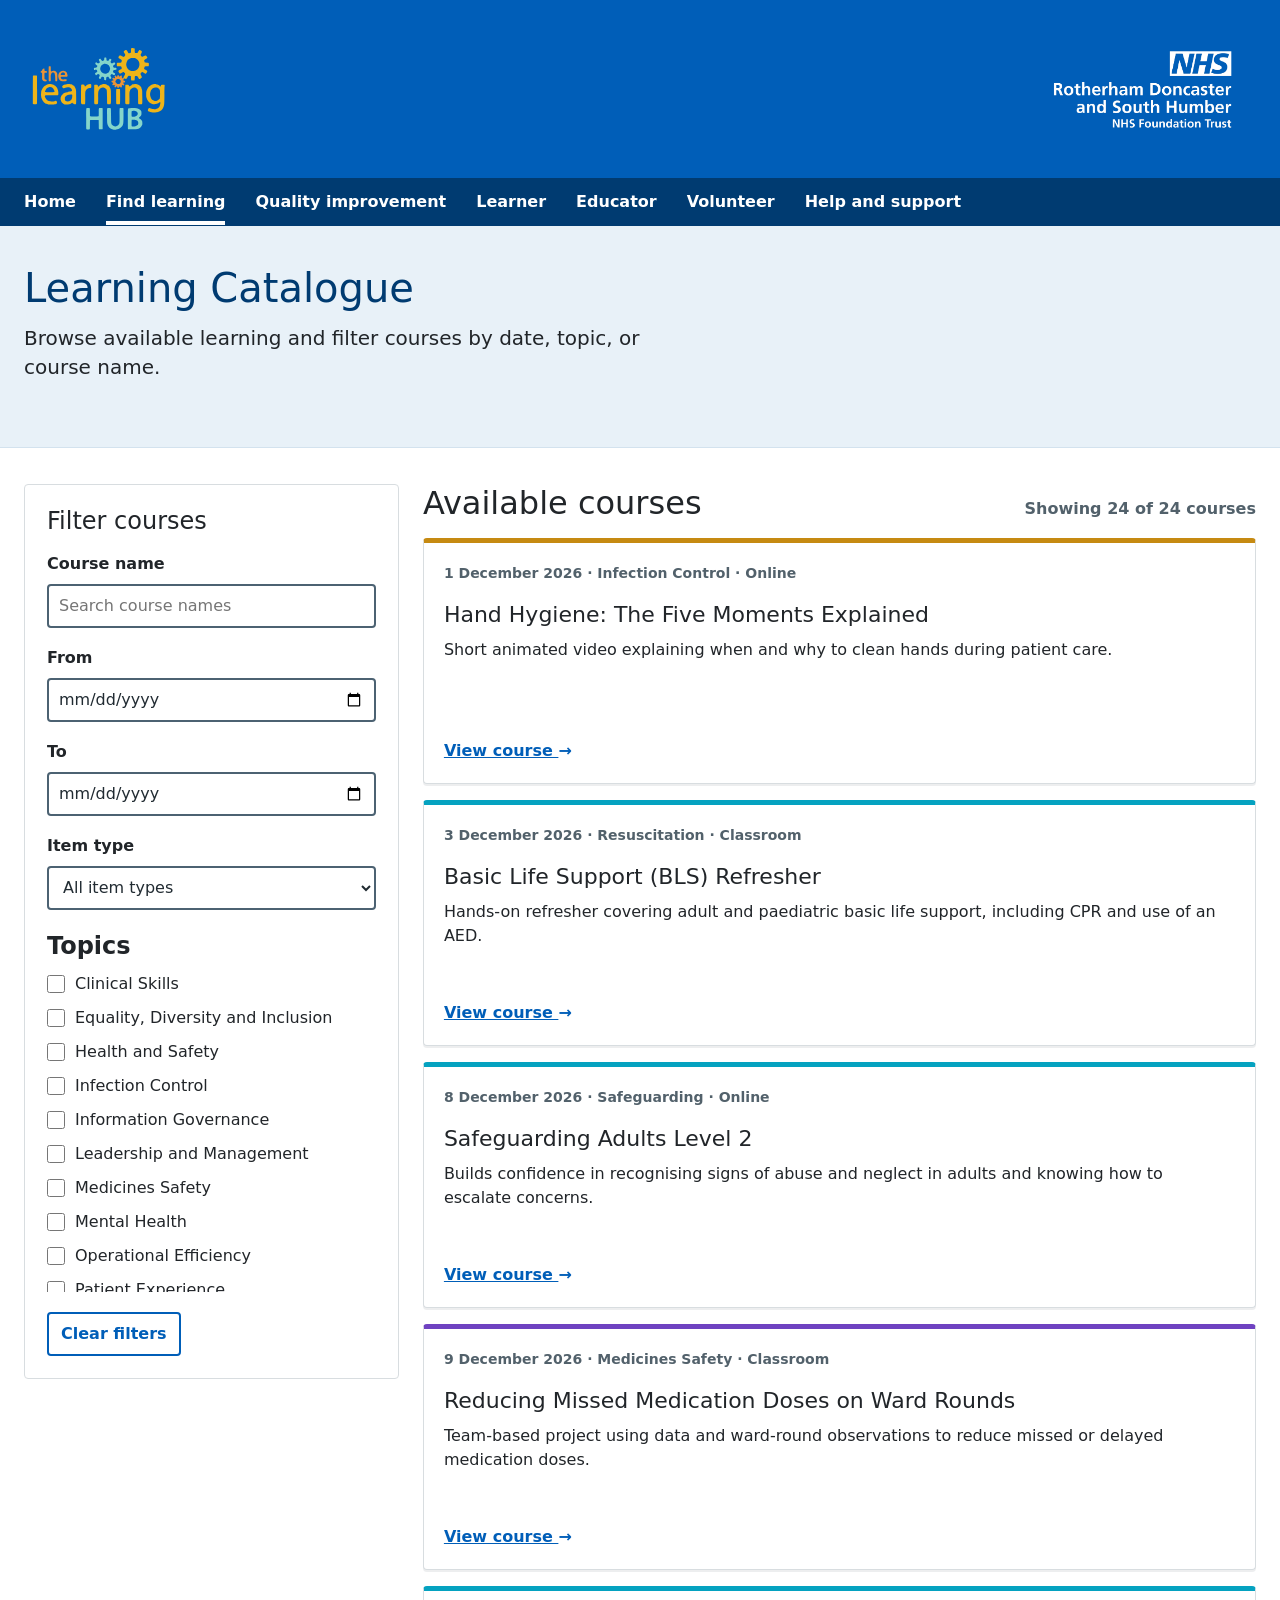
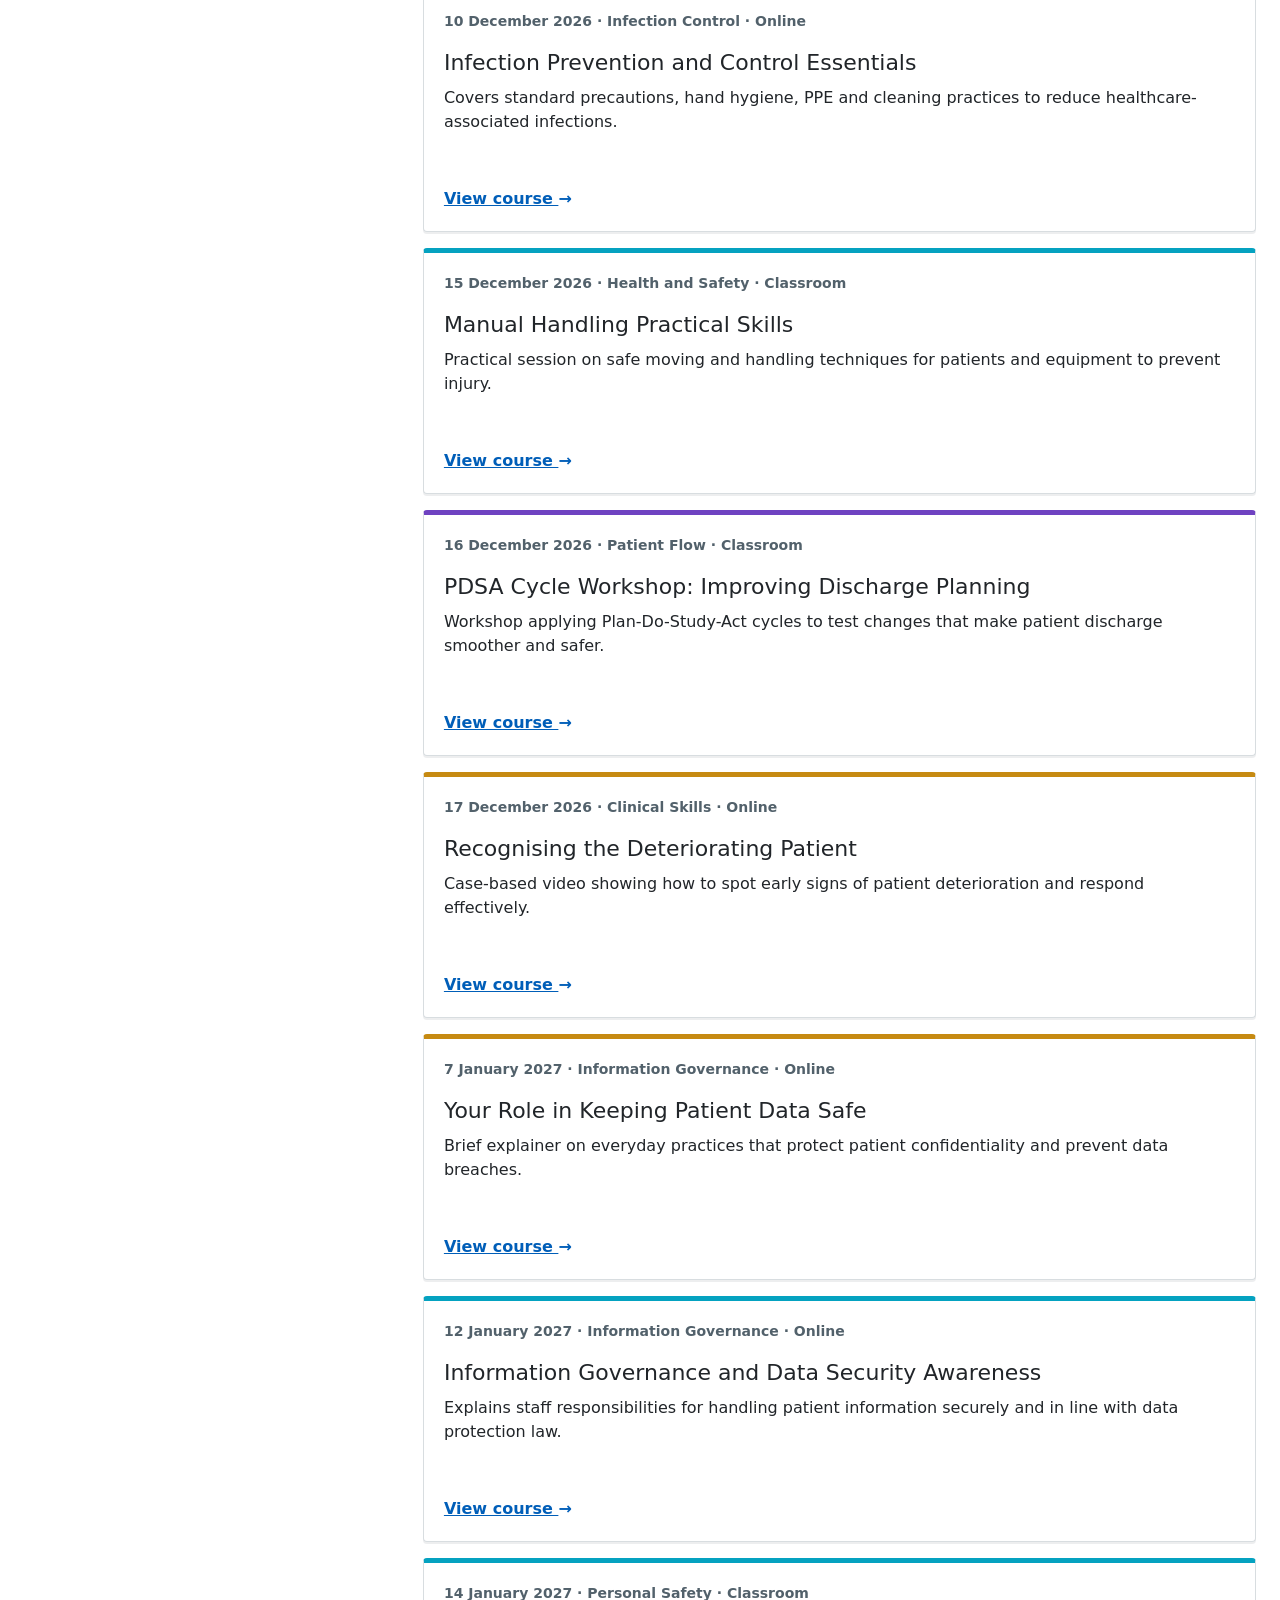
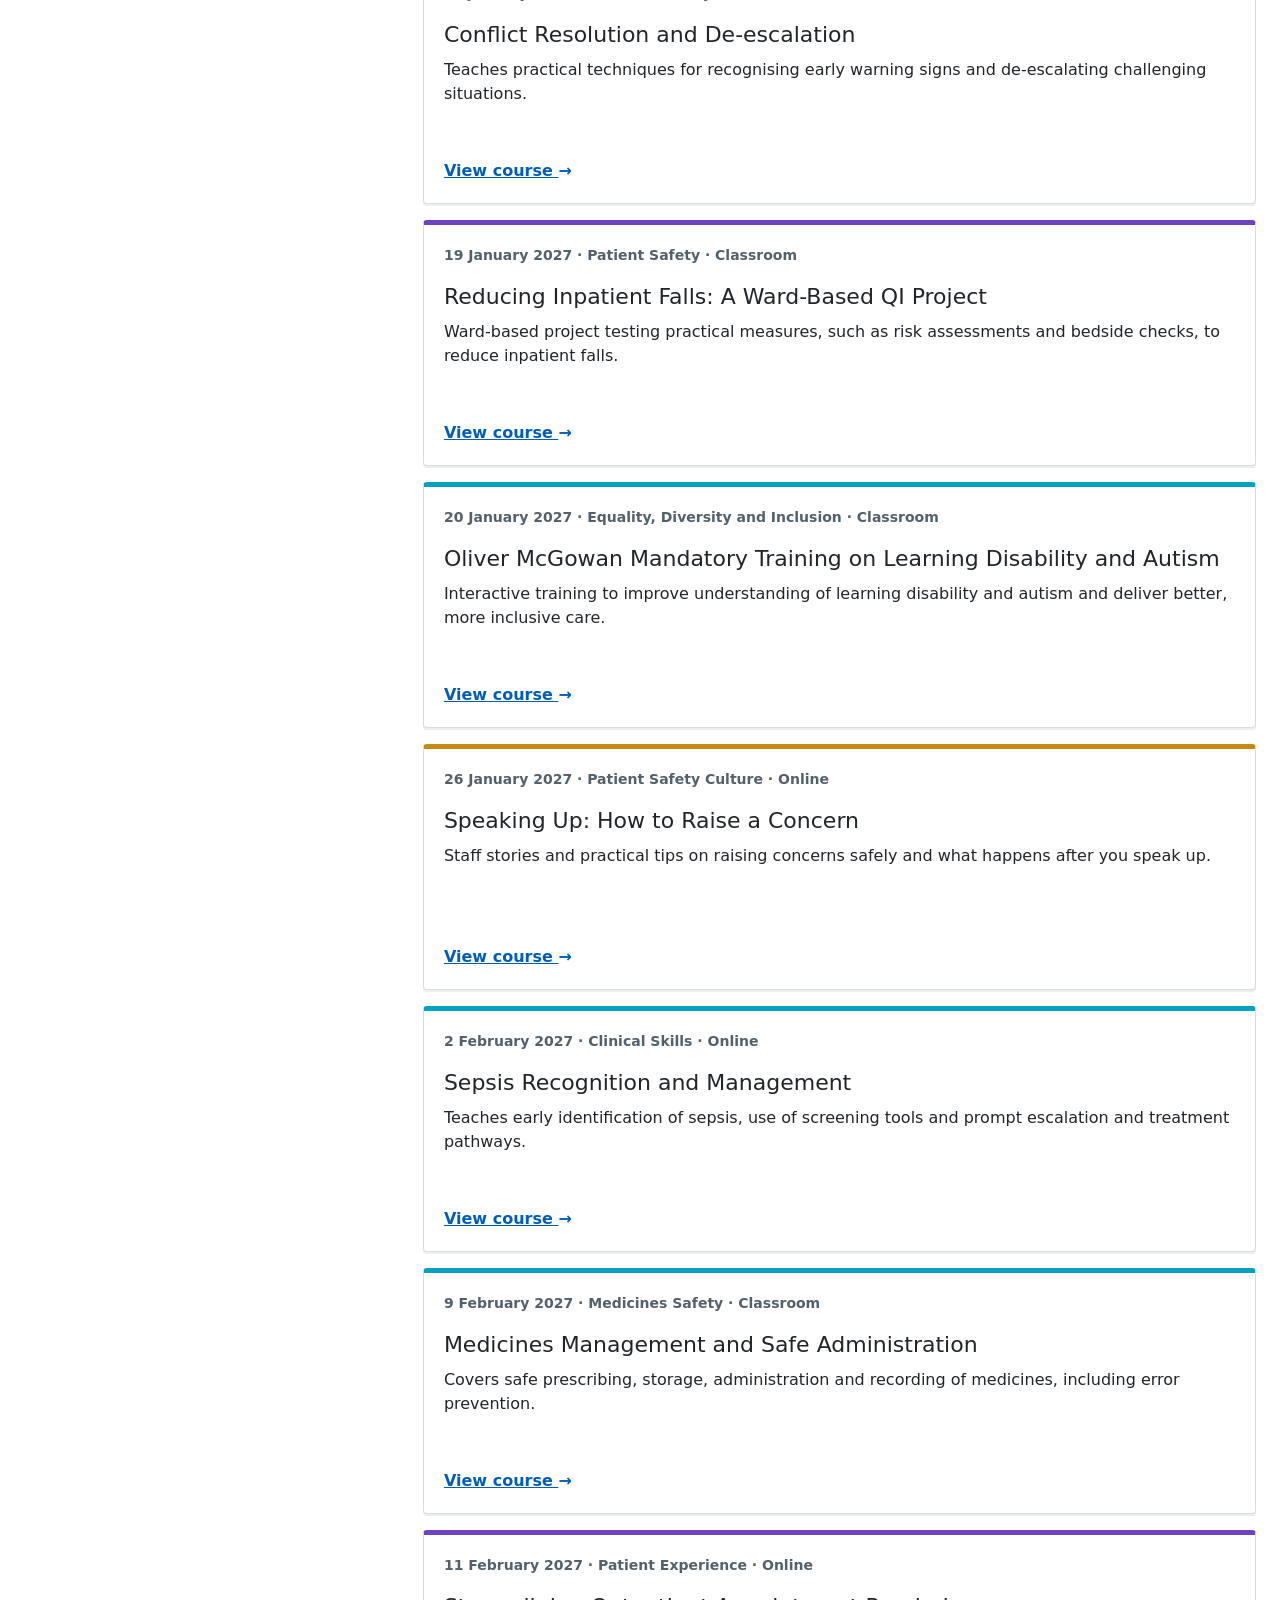
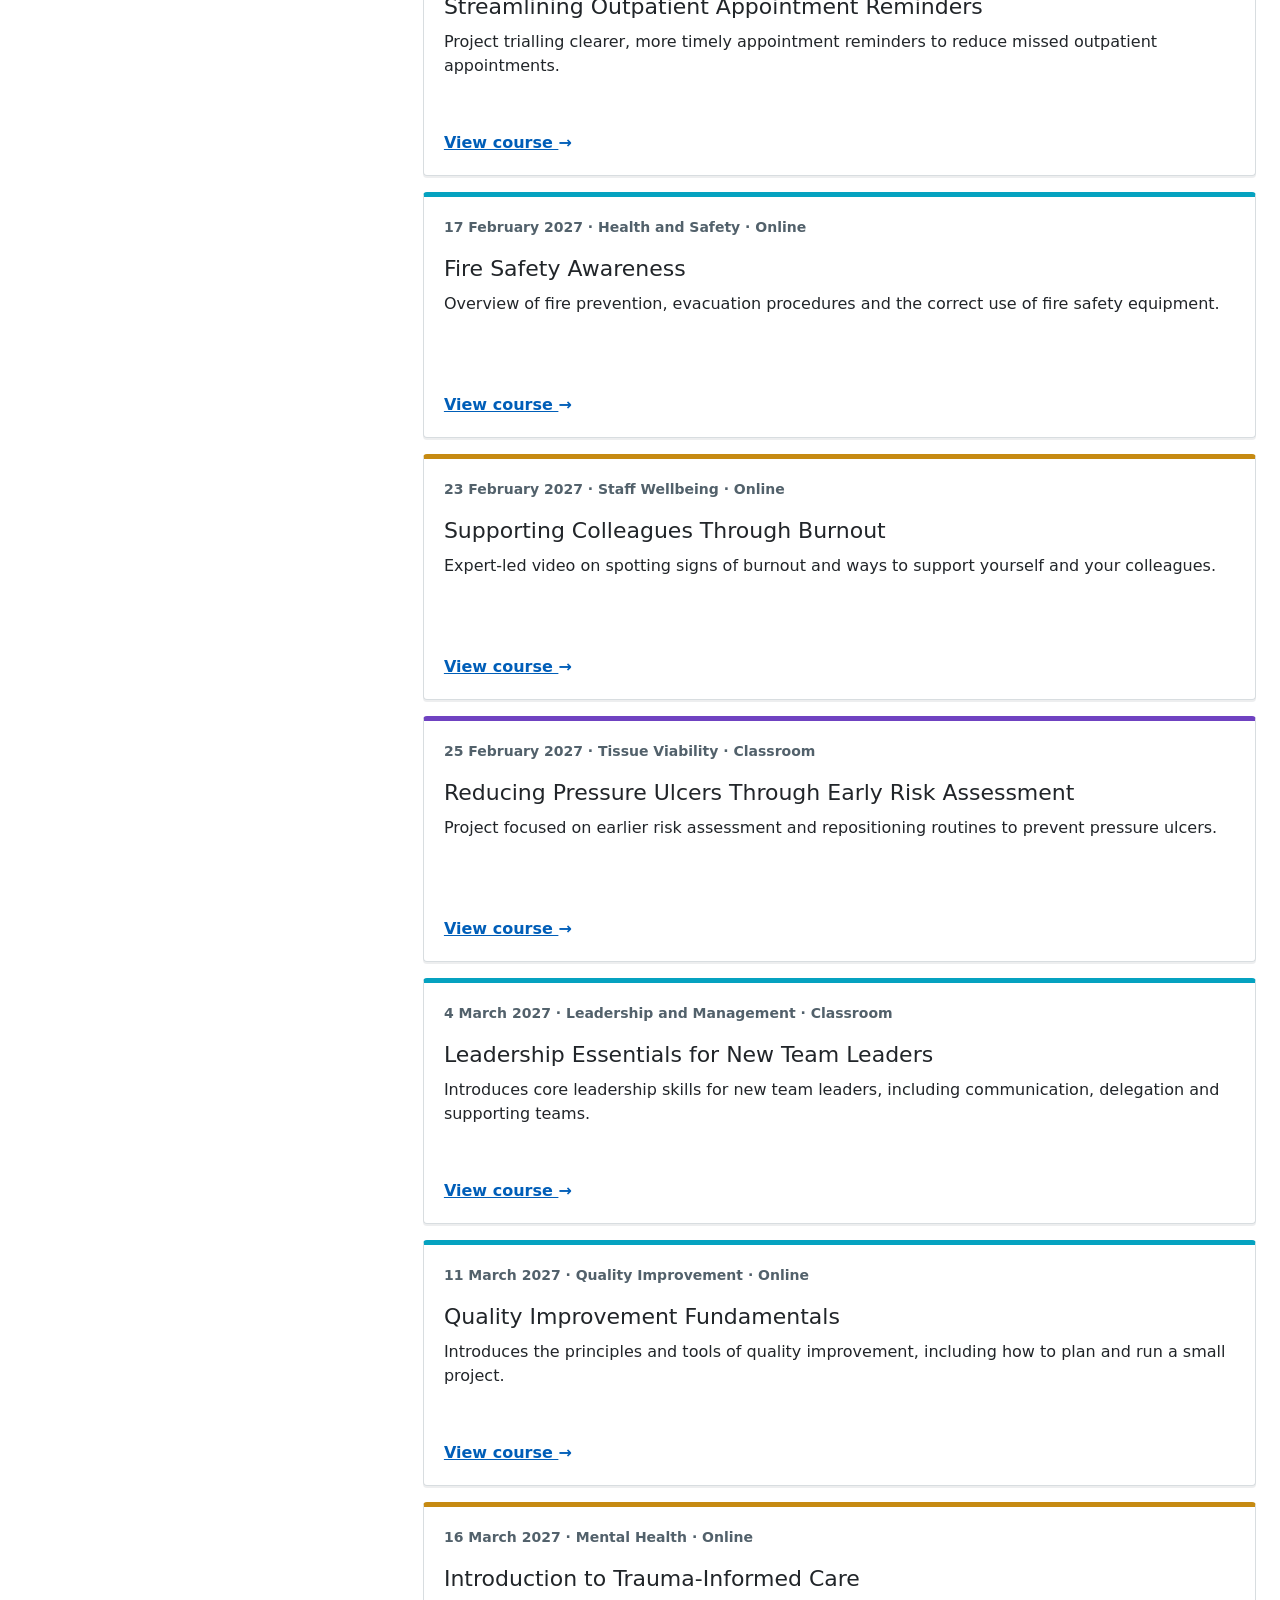
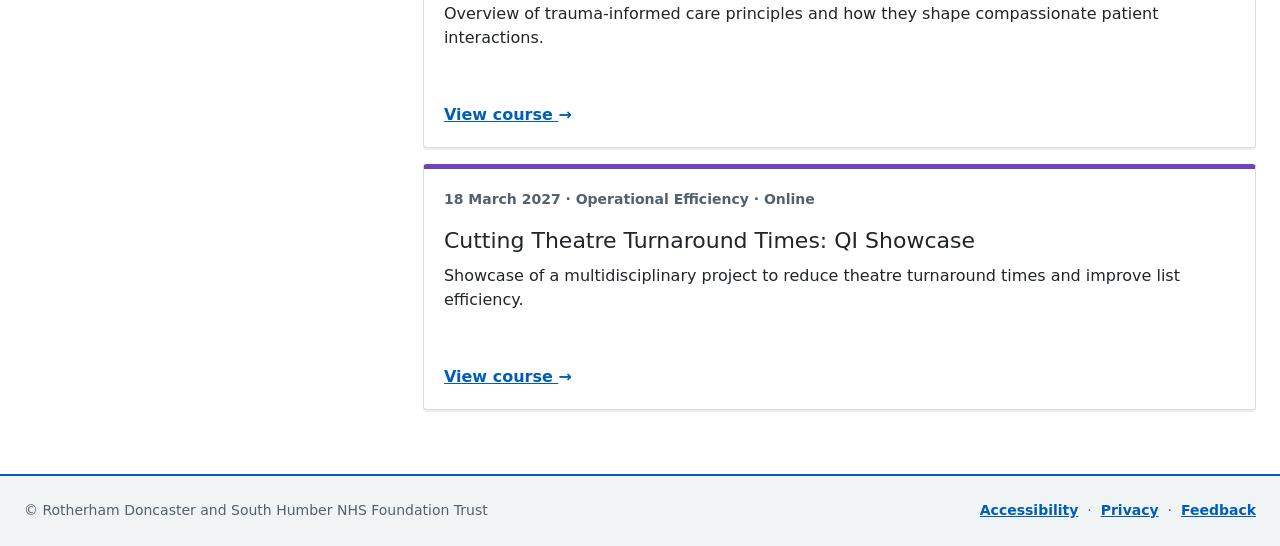
<file: catalogue.html>
<!DOCTYPE html>
<html lang="en">

<head>
  <meta charset="UTF-8">
  <title>Learning Catalogue | RDaSH Learning Hub</title>
  <meta name="viewport" content="width=device-width, initial-scale=1">
  <link rel="icon" type="image/png" href="favicon-16x16.png" sizes="16x16">
  <link rel="stylesheet" href="https://cdn.jsdelivr.net/npm/bootstrap@5.3.6/dist/css/bootstrap.min.css">
  <link rel="stylesheet" href="style/style.css">
</head>

<body>

  <div id="header-mount"></div>

  <div id="primary-nav-mount"></div>

  <section class="hero" aria-labelledby="page-title">
    <div class="new-page-container hero__inner">
      <h1 id="page-title">Learning Catalogue</h1>
      <p class="hero__intro">Browse available learning and filter courses by date, topic, or course name.</p>
    </div>
  </section>

  <main class="new-page-container content" id="main-content">
    <div class="catalogue-layout">
      <aside class="panel catalogue-filters" aria-labelledby="filter-title">
        <h2 id="filter-title">Filter courses</h2>
        <form id="course-filters">
          <div class="catalogue-field">
            <label for="course-name">Course name</label>
            <input
              class="catalogue-input"
              id="course-name"
              name="name"
              type="search"
              autocomplete="off"
              placeholder="Search course names"
            >
          </div>

          <div class="catalogue-field">
            <label for="date-from">From</label>
            <input class="catalogue-input" id="date-from" name="from" type="date">
          </div>

          <div class="catalogue-field">
            <label for="date-to">To</label>
            <input class="catalogue-input" id="date-to" name="to" type="date">
          </div>

          <div class="catalogue-field">
            <label for="item-type">Item type</label>
            <select class="catalogue-input" id="item-type" name="itemType">
              <option value="">All item types</option>
            </select>
          </div>

          <fieldset class="catalogue-topics">
            <legend>Topics</legend>
            <div class="catalogue-topic-options" id="topic-options">
              <p>Loading topics…</p>
            </div>
          </fieldset>

          <button class="catalogue-reset" type="reset">Clear filters</button>
        </form>
      </aside>

      <section class="catalogue-results" aria-labelledby="courses-title">
        <div class="section-heading">
          <h2 id="courses-title">Available courses</h2>
          <p class="catalogue-count" id="course-count" aria-live="polite"></p>
        </div>
        <div id="course-list" aria-live="polite">
          <p>Loading courses…</p>
        </div>
      </section>
    </div>
  </main>

  <div id="footer-mount"></div>

  <script src="script/core/header.js"></script>
  <script src="script/core/navigation.js"></script>
  <script src="script/core/footer.js"></script>
  <script src="script/pages/catalogue.js"></script>
</body>

</html>
</file>
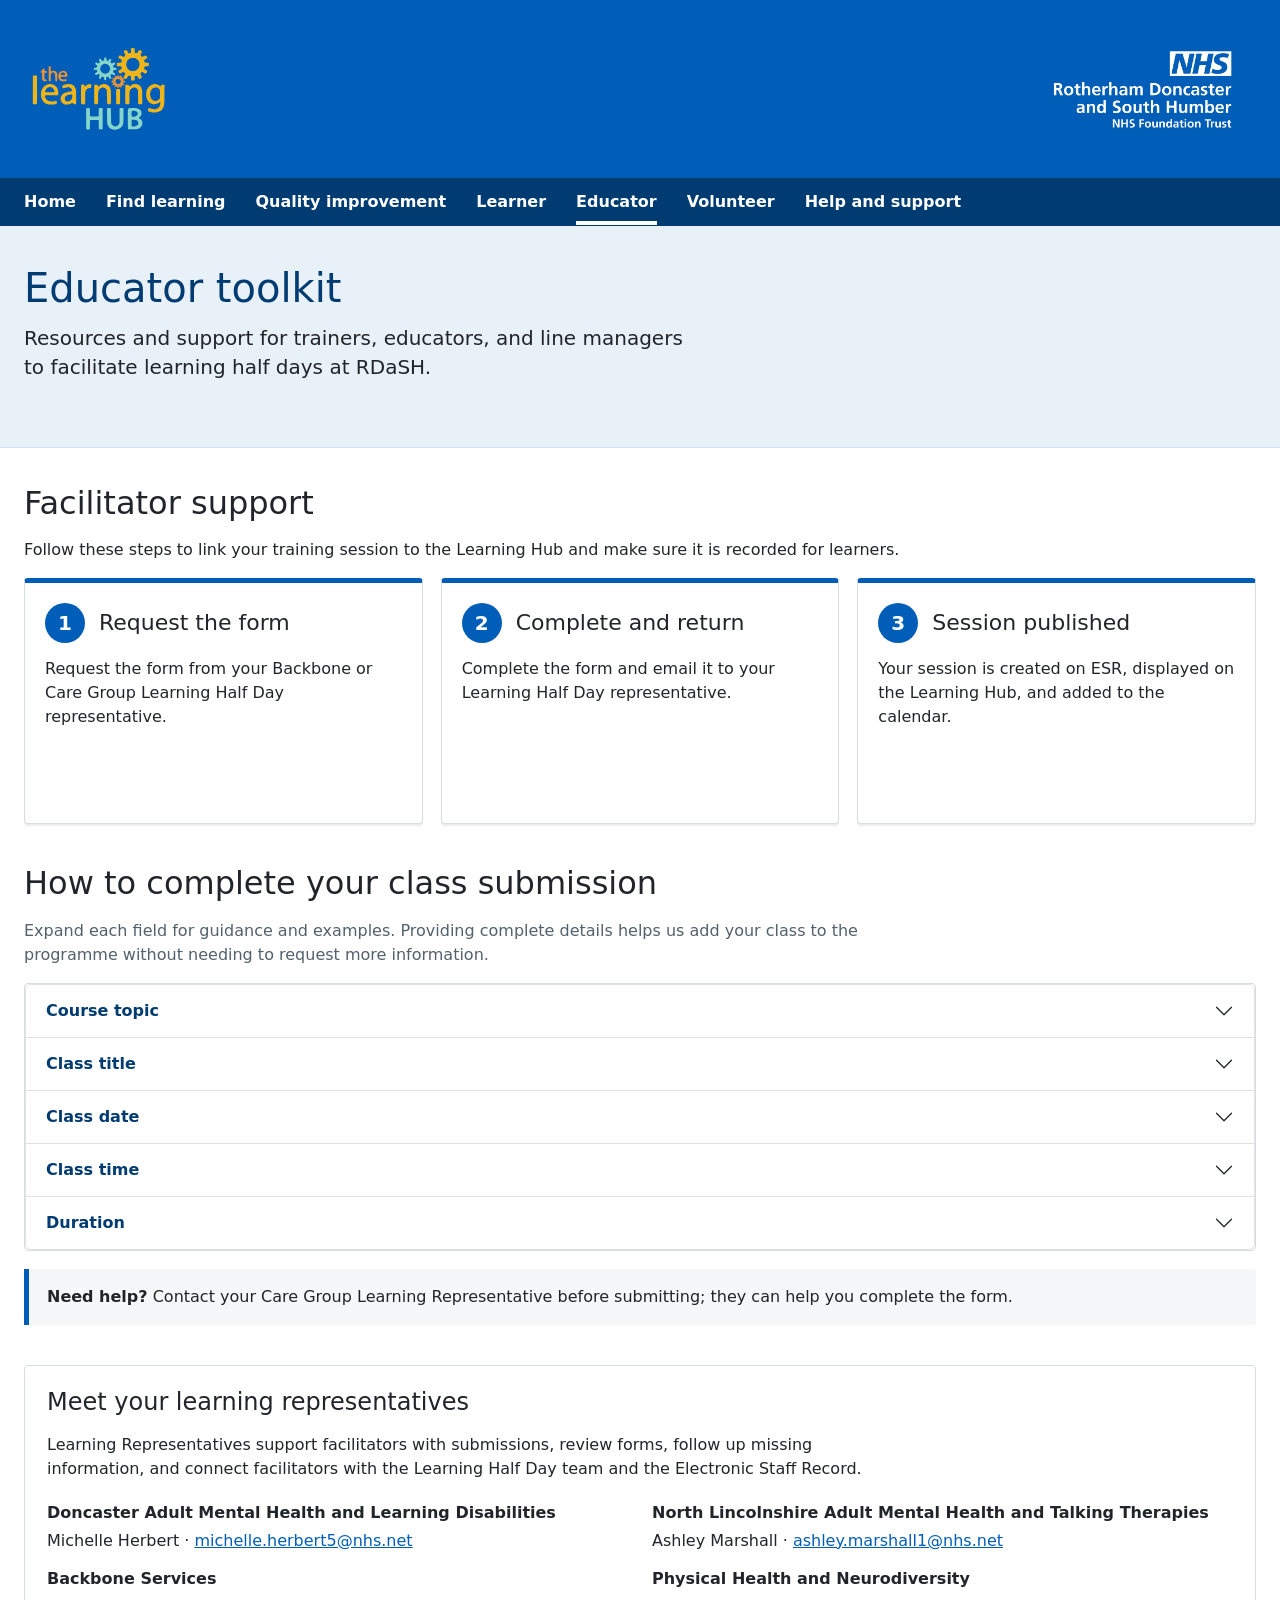
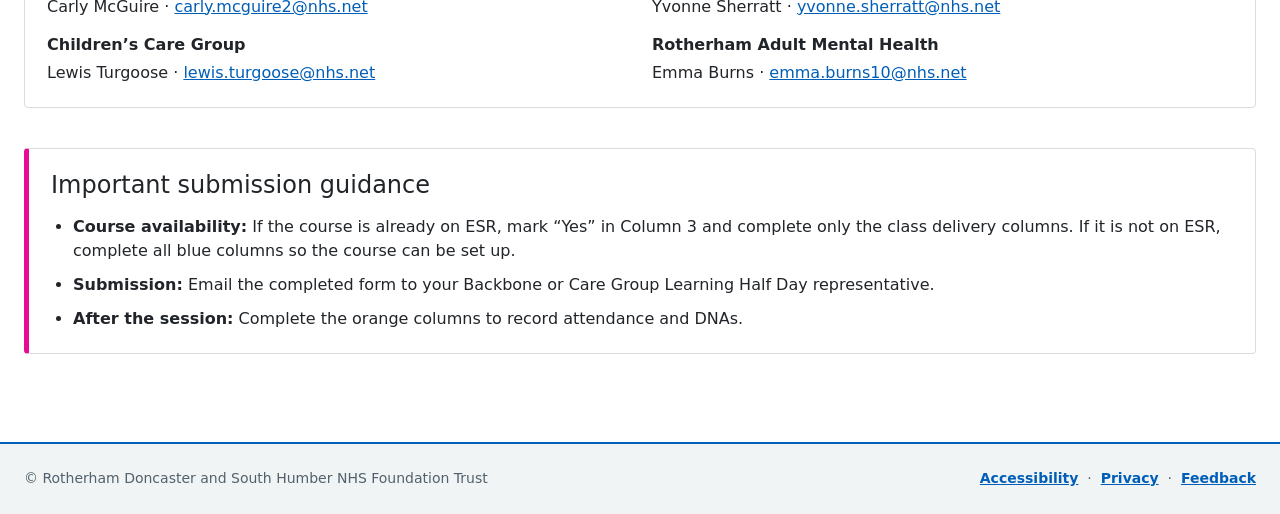
<file: educator.html>
<!DOCTYPE html>
<html lang="en">

<head>
  <meta charset="UTF-8">
  <title>Educator toolkit | RDaSH Learning Hub</title>
  <meta name="viewport" content="width=device-width, initial-scale=1">
  <meta
    name="description"
    content="Guidance for educators and facilitators planning Learning Half Day sessions."
  >
  <link rel="icon" type="image/png" href="favicon-16x16.png" sizes="16x16">
  <link rel="stylesheet" href="https://cdn.jsdelivr.net/npm/bootstrap@5.3.6/dist/css/bootstrap.min.css">
  <link rel="stylesheet" href="https://cdn.jsdelivr.net/npm/bootstrap-icons@1.11.3/font/bootstrap-icons.min.css">
  <link rel="stylesheet" href="style/style.css">
</head>

<body>
  <div id="header-mount"></div>

  <div id="primary-nav-mount"></div>

  <section class="hero" aria-labelledby="page-title">
    <div class="new-page-container hero__inner">
      <h1 id="page-title">Educator toolkit</h1>
      <p class="hero__intro">
        Resources and support for trainers, educators, and line managers to facilitate learning half days at RDaSH.
      </p>
    </div>
  </section>

  <main class="new-page-container content" id="main-content">
    <section class="educator-section" aria-labelledby="process-title">
      <div class="section-heading">
        <h2 id="process-title">Facilitator support</h2>
      </div>
      <p>
        Follow these steps to link your training session to the Learning Hub and make sure it is
        recorded for learners.
      </p>
      <div class="course-grid educator-steps">
        <article class="course-card">
          <div class="educator-step__heading">
            <span class="educator-step__number" aria-hidden="true">1</span>
            <h3>Request the form</h3>
          </div>
          <p>Request the form from your Backbone or Care Group Learning Half Day representative.</p>
        </article>
        <article class="course-card">
          <div class="educator-step__heading">
            <span class="educator-step__number" aria-hidden="true">2</span>
            <h3>Complete and return</h3>
          </div>
          <p>Complete the form and email it to your Learning Half Day representative.</p>
        </article>
        <article class="course-card">
          <div class="educator-step__heading">
            <span class="educator-step__number" aria-hidden="true">3</span>
            <h3>Session published</h3>
          </div>
          <p>Your session is created on ESR, displayed on the Learning Hub, and added to the calendar.</p>
        </article>
      </div>
    </section>

    <section class="educator-section" aria-labelledby="submission-title">
      <div class="section-heading">
        <h2 id="submission-title">How to complete your class submission</h2>
      </div>
      <p class="educator-intro">
        Expand each field for guidance and examples. Providing complete details helps us add your
        class to the programme without needing to request more information.
      </p>
      <div class="accordion educator-accordion" id="educator-guidance">
        <div class="accordion-item">
          <h3 class="accordion-header" id="course-topic-heading">
            <button
              class="accordion-button collapsed"
              type="button"
              data-bs-toggle="collapse"
              data-bs-target="#course-topic-guidance"
              aria-expanded="false"
              aria-controls="course-topic-guidance"
            >
              Course topic
            </button>
          </h3>
          <div
            id="course-topic-guidance"
            class="accordion-collapse collapse"
            aria-labelledby="course-topic-heading"
            data-bs-parent="#educator-guidance"
          >
            <div class="accordion-body">
              <p>
                Enter the broad subject your class sits under. This acts as the overall group name
                in the programme, so keep it short and general; one or two words is usually enough.
              </p>
              <p><strong>Examples:</strong> Poverty Proofing, Autism.</p>
              <p class="mb-0">
                Don’t include the audience, level, or date here; those details belong in the class title.
              </p>
            </div>
          </div>
        </div>

        <div class="accordion-item">
          <h3 class="accordion-header" id="class-title-heading">
            <button
              class="accordion-button collapsed"
              type="button"
              data-bs-toggle="collapse"
              data-bs-target="#class-title-guidance"
              aria-expanded="false"
              aria-controls="class-title-guidance"
            >
              Class title
            </button>
          </h3>
          <div
            id="class-title-guidance"
            class="accordion-collapse collapse"
            aria-labelledby="class-title-heading"
            data-bs-parent="#educator-guidance"
          >
            <div class="accordion-body">
              <p>
                Enter the full title exactly as it should appear in the Learning Half Day programme.
                Make it clear and specific, including the audience or level where relevant. If you
                run multiple classes under one course topic, give each class a different title.
              </p>
              <p class="mb-0">
                <strong>Examples:</strong> Poverty Proofing: Children’s Care Group only; Autism:
                A beginner’s guide to autism.
              </p>
            </div>
          </div>
        </div>

        <div class="accordion-item">
          <h3 class="accordion-header" id="class-date-heading">
            <button
              class="accordion-button collapsed"
              type="button"
              data-bs-toggle="collapse"
              data-bs-target="#class-date-guidance"
              aria-expanded="false"
              aria-controls="class-date-guidance"
            >
              Class date
            </button>
          </h3>
          <div
            id="class-date-guidance"
            class="accordion-collapse collapse"
            aria-labelledby="class-date-heading"
            data-bs-parent="#educator-guidance"
          >
            <div class="accordion-body">
              <p>
                Enter the Learning Half Day date when your class will run. Classes can only take
                place on published dates, so check the current schedule first.
              </p>
              <p class="mb-0">
                A date that does not match the schedule may be returned for correction and delay
                publication.
              </p>
            </div>
          </div>
        </div>

        <div class="accordion-item">
          <h3 class="accordion-header" id="class-time-heading">
            <button
              class="accordion-button collapsed"
              type="button"
              data-bs-toggle="collapse"
              data-bs-target="#class-time-guidance"
              aria-expanded="false"
              aria-controls="class-time-guidance"
            >
              Class time
            </button>
          </h3>
          <div
            id="class-time-guidance"
            class="accordion-collapse collapse"
            aria-labelledby="class-time-heading"
            data-bs-parent="#educator-guidance"
          >
            <div class="accordion-body">
              <p>
                Enter the start time using the 24-hour clock, for example 09:30 or 13:15. The
                complete class must fit within a published Learning Half Day session time.
              </p>
              <p class="mb-0">
                Classes outside these times may need to be rearranged before they can be added.
              </p>
            </div>
          </div>
        </div>

        <div class="accordion-item">
          <h3 class="accordion-header" id="duration-heading">
            <button
              class="accordion-button collapsed"
              type="button"
              data-bs-toggle="collapse"
              data-bs-target="#duration-guidance"
              aria-expanded="false"
              aria-controls="duration-guidance"
            >
              Duration
            </button>
          </h3>
          <div
            id="duration-guidance"
            class="accordion-collapse collapse"
            aria-labelledby="duration-heading"
            data-bs-parent="#educator-guidance"
          >
            <div class="accordion-body">
              <p>
                Provide the total duration and the start and finish times, for example
                “2 hours, 10:00–12:00” or “90 minutes, 13:30–15:00”. This helps learners understand
                the commitment and confirms the class fits within the half day.
              </p>
            </div>
          </div>
        </div>

      </div>

      <p class="educator-help">
        <strong>Need help?</strong> Contact your Care Group Learning Representative before
        submitting; they can help you complete the form.
      </p>
    </section>

    <section class="educator-section" aria-labelledby="learning-representatives-title">
      <aside class="panel educator-representatives-card">
        <h2 id="learning-representatives-title">Meet your learning representatives</h2>
        <p>
          Learning Representatives support facilitators with submissions, review forms,
          follow up missing information, and connect facilitators with the Learning Half Day
          team and the Electronic Staff Record.
        </p>
        <ul class="educator-representatives">
          <li>
            <strong>Doncaster Adult Mental Health and Learning Disabilities</strong>
            <span>Michelle Herbert · <a href="mailto:michelle.herbert5@nhs.net">michelle.herbert5@nhs.net</a></span>
          </li>
          <li>
            <strong>North Lincolnshire Adult Mental Health and Talking Therapies</strong>
            <span>Ashley Marshall · <a href="mailto:ashley.marshall1@nhs.net">ashley.marshall1@nhs.net</a></span>
          </li>
          <li>
            <strong>Backbone Services</strong>
            <span>Carly McGuire · <a href="mailto:carly.mcguire2@nhs.net">carly.mcguire2@nhs.net</a></span>
          </li>
          <li>
            <strong>Physical Health and Neurodiversity</strong>
            <span>Yvonne Sherratt · <a href="mailto:yvonne.sherratt@nhs.net">yvonne.sherratt@nhs.net</a></span>
          </li>
          <li>
            <strong>Children’s Care Group</strong>
            <span>Lewis Turgoose · <a href="mailto:lewis.turgoose@nhs.net">lewis.turgoose@nhs.net</a></span>
          </li>
          <li>
            <strong>Rotherham Adult Mental Health</strong>
            <span>Emma Burns · <a href="mailto:emma.burns10@nhs.net">emma.burns10@nhs.net</a></span>
          </li>
        </ul>
      </aside>
    </section>

    <aside class="panel deadline educator-submission" aria-labelledby="important-guidance-title">
      <h2 id="important-guidance-title">Important submission guidance</h2>
      <ul class="educator-guidance-list">
        <li>
          <strong>Course availability:</strong> If the course is already on ESR, mark “Yes” in
          Column 3 and complete only the class delivery columns. If it is not on ESR, complete all
          blue columns so the course can be set up.
        </li>
        <li>
          <strong>Submission:</strong> Email the completed form to your Backbone or Care Group
          Learning Half Day representative.
        </li>
        <li>
          <strong>After the session:</strong> Complete the orange columns to record attendance
          and DNAs.
        </li>
      </ul>
    </aside>

  </main>

  <div id="footer-mount"></div>

  <script src="https://cdn.jsdelivr.net/npm/bootstrap@5.3.6/dist/js/bootstrap.bundle.min.js"></script>
  <script src="script/core/header.js"></script>
  <script src="script/core/navigation.js"></script>
  <script src="script/core/footer.js"></script>
</body>

</html>
</file>
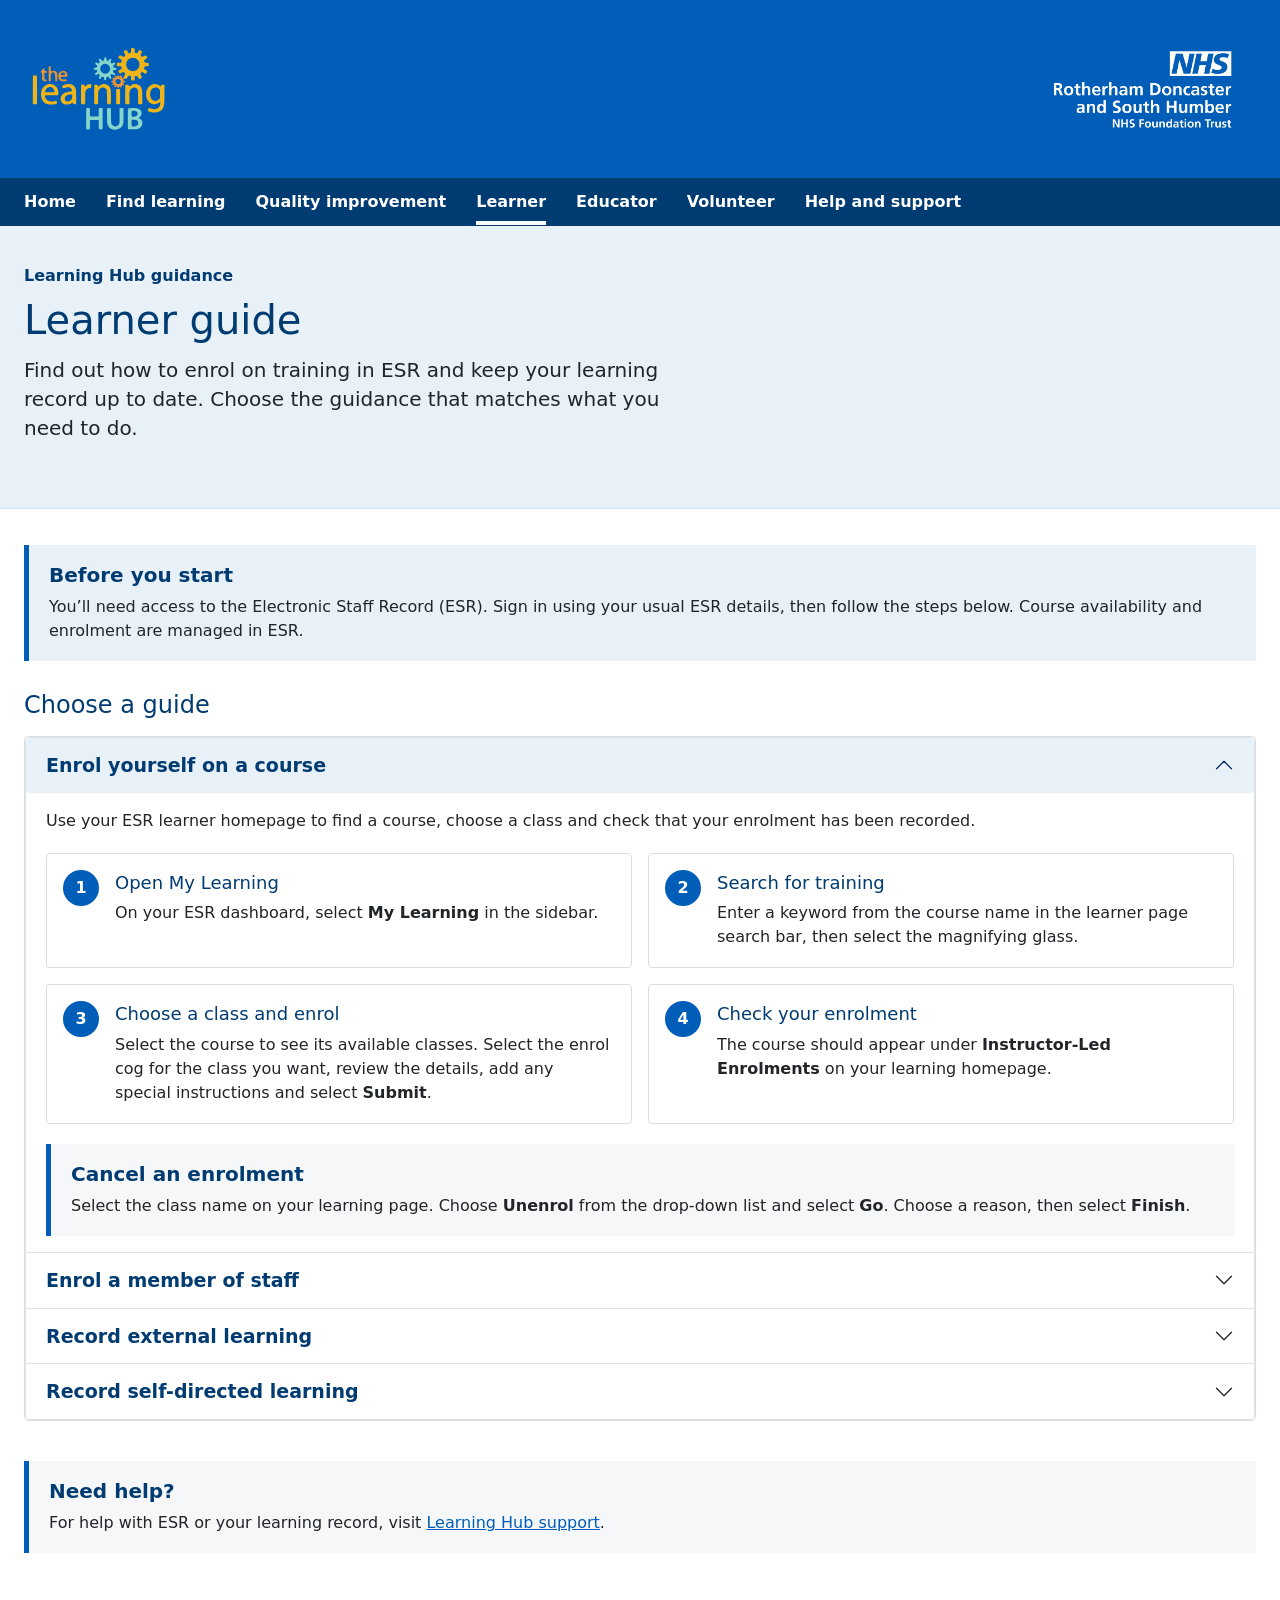
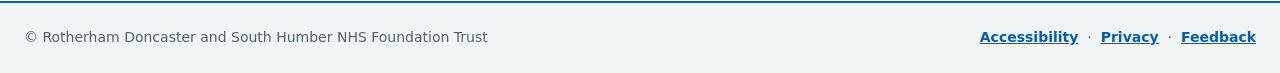
<file: learner.html>
<!DOCTYPE html>
<html lang="en">

<head>
  <meta charset="UTF-8">
  <title>Learner guide | RDaSH Learning Hub</title>
  <meta name="viewport" content="width=device-width, initial-scale=1">
  <meta
    name="description"
    content="Guidance for enrolling on training and recording learning in the Electronic Staff Record (ESR)."
  >
  <link rel="stylesheet" href="https://cdn.jsdelivr.net/npm/bootstrap@5.3.6/dist/css/bootstrap.min.css">
  <link rel="stylesheet" href="https://cdn.jsdelivr.net/npm/bootstrap-icons@1.11.3/font/bootstrap-icons.min.css">
  <link rel="stylesheet" href="style/style.css">
</head>

<body>
  <div id="header-mount"></div>
  <div id="primary-nav-mount"></div>

  <section class="hero" aria-labelledby="page-title">
    <div class="new-page-container hero__inner">
      <p class="eyebrow">Learning Hub guidance</p>
      <h1 id="page-title">Learner guide</h1>
      <p class="hero__intro">
        Find out how to enrol on training in ESR and keep your learning record up to date.
        Choose the guidance that matches what you need to do.
      </p>
    </div>
  </section>

  <main class="new-page-container content" id="main-content">
    <section class="learner-callout" aria-labelledby="before-you-start">
      <h2 id="before-you-start">Before you start</h2>
      <p>
        You’ll need access to the Electronic Staff Record (ESR). Sign in using your usual ESR
        details, then follow the steps below. Course availability and enrolment are managed in ESR.
      </p>
    </section>

    <h2 class="learner-guides-title">Choose a guide</h2>
    <div class="accordion learner-accordion" id="learner-guides">
      <div class="accordion-item">
        <h3 class="accordion-header" id="self-enrolment-heading">
          <button
            class="accordion-button"
            type="button"
            data-bs-toggle="collapse"
            data-bs-target="#self-enrolment-guide"
            aria-expanded="true"
            aria-controls="self-enrolment-guide"
          >
            Enrol yourself on a course
          </button>
        </h3>
        <div
          id="self-enrolment-guide"
          class="accordion-collapse collapse show"
          aria-labelledby="self-enrolment-heading"
          data-bs-parent="#learner-guides"
        >
          <div class="accordion-body">
            <p>
              Use your ESR learner homepage to find a course, choose a class and check that your
              enrolment has been recorded.
            </p>
            <ol class="learner-steps">
              <li>
                <h4>Open My Learning</h4>
                <p>On your ESR dashboard, select <strong>My Learning</strong> in the sidebar.</p>
              </li>
              <li>
                <h4>Search for training</h4>
                <p>
                  Enter a keyword from the course name in the learner page search bar, then select
                  the magnifying glass.
                </p>
              </li>
              <li>
                <h4>Choose a class and enrol</h4>
                <p>
                  Select the course to see its available classes. Select the enrol cog for the class
                  you want, review the details, add any special instructions and select
                  <strong>Submit</strong>.
                </p>
              </li>
              <li>
                <h4>Check your enrolment</h4>
                <p>
                  The course should appear under <strong>Instructor-Led Enrolments</strong> on your
                  learning homepage.
                </p>
              </li>
            </ol>
            <aside class="learner-note" aria-labelledby="cancel-enrolment-title">
              <h4 id="cancel-enrolment-title">Cancel an enrolment</h4>
              <p>
                Select the class name on your learning page. Choose <strong>Unenrol</strong> from
                the drop-down list and select <strong>Go</strong>. Choose a reason, then select
                <strong>Finish</strong>.
              </p>
            </aside>
          </div>
        </div>
      </div>

      <div class="accordion-item">
        <h3 class="accordion-header" id="team-enrolment-heading">
          <button
            class="accordion-button collapsed"
            type="button"
            data-bs-toggle="collapse"
            data-bs-target="#team-enrolment-guide"
            aria-expanded="false"
            aria-controls="team-enrolment-guide"
          >
            Enrol a member of staff
          </button>
        </h3>
        <div
          id="team-enrolment-guide"
          class="accordion-collapse collapse"
          aria-labelledby="team-enrolment-heading"
          data-bs-parent="#learner-guides"
        >
          <div class="accordion-body">
            <p>
              Managers and administrators can enrol staff through the team learning area in ESR.
              Check that you have selected the right staff member and class before submitting.
            </p>
            <ol class="learner-steps">
              <li>
                <h4>Open team learning</h4>
                <p>
                  Select the <strong>Manager</strong> tab, choose
                  <strong>My Team Career Information</strong>, then select <strong>Learning</strong>.
                </p>
              </li>
              <li>
                <h4>Select the staff member</h4>
                <p>
                  Search by name or select the staff member from the list. Choose
                  <strong>Action</strong> to open their learner page.
                </p>
              </li>
              <li>
                <h4>Find and select the class</h4>
                <p>
                  Enter a course keyword in <strong>Search Course</strong>. Select the enrol cog
                  beside the correct class.
                </p>
              </li>
              <li>
                <h4>Submit and confirm</h4>
                <p>
                  Add any special instructions and select <strong>Submit</strong>. The course
                  should appear under the staff member’s
                  <strong>Instructor-Led Enrolments</strong>.
                </p>
              </li>
            </ol>
            <aside class="learner-note" aria-labelledby="cancel-team-enrolment-title">
              <h4 id="cancel-team-enrolment-title">Cancel an enrolment</h4>
              <p>
                Select the class name, choose <strong>Unenrol</strong> from the drop-down list and
                select <strong>Go</strong>. Choose a reason, then select <strong>Finish</strong>.
              </p>
            </aside>
          </div>
        </div>
      </div>

      <div class="accordion-item">
        <h3 class="accordion-header" id="external-learning-heading">
          <button
            class="accordion-button collapsed"
            type="button"
            data-bs-toggle="collapse"
            data-bs-target="#external-learning-guide"
            aria-expanded="false"
            aria-controls="external-learning-guide"
          >
            Record external learning
          </button>
        </h3>
        <div
          id="external-learning-guide"
          class="accordion-collapse collapse"
          aria-labelledby="external-learning-heading"
          data-bs-parent="#learner-guides"
        >
          <div class="accordion-body">
            <p>
              Add learning completed outside the ESR course catalogue to your record. Your
              submission will be sent for approval before it is added to ESR.
            </p>
            <ol class="learner-steps">
              <li>
                <h4>Open external classes</h4>
                <p>
                  In ESR, select <strong>My Learning</strong>, then select
                  <strong>Manage my external classes</strong> at the bottom of the page.
                </p>
              </li>
              <li>
                <h4>Start a new record</h4>
                <p>Select <strong>Add</strong> to enter a new external class.</p>
              </li>
              <li>
                <h4>Enter the course details</h4>
                <ul>
                  <li>Start the title with <strong>LHD –</strong>, followed by the course name.</li>
                  <li>Choose the date of the Learning Half Day when you completed the course.</li>
                  <li>Enter the course supplier’s name.</li>
                  <li>Select <strong>Continue</strong>.</li>
                </ul>
              </li>
              <li>
                <h4>Review and submit</h4>
                <p>
                  Check the details and who the request will go to for approval. Add any comments
                  for the approver, then select <strong>Submit</strong>. Select
                  <strong>Back</strong> if you need to make changes.
                </p>
              </li>
              <li>
                <h4>Return to ESR</h4>
                <p>
                  After you see the submission confirmation, select <strong>Home</strong> to return
                  to ESR.
                </p>
              </li>
            </ol>
          </div>
        </div>
      </div>

      <div class="accordion-item">
        <h3 class="accordion-header" id="self-directed-learning-heading">
          <button
            class="accordion-button collapsed"
            type="button"
            data-bs-toggle="collapse"
            data-bs-target="#self-directed-learning-guide"
            aria-expanded="false"
            aria-controls="self-directed-learning-guide"
          >
            Record self-directed learning
          </button>
        </h3>
        <div
          id="self-directed-learning-guide"
          class="accordion-collapse collapse"
          aria-labelledby="self-directed-learning-heading"
          data-bs-parent="#learner-guides"
        >
          <div class="accordion-body">
            <p>
              Book the Self Directed Study Declaration from the Learning Hub catalogue to record
              learning you have completed independently.
            </p>
            <ol class="learner-steps">
              <li>
                <h4>Open the Course Catalogue</h4>
                <p>Go to the <a href="catalogue.html">Learning Hub Course Catalogue</a>.</p>
              </li>
              <li>
                <h4>Find the declaration</h4>
                <p>
                  Scroll to the Course Prospectus and search for
                  <em>Self Directed Study Declaration</em>.
                </p>
              </li>
              <li>
                <h4>Book a date</h4>
                <p>
                  Select <em>Self Directed Study Declaration</em> to expand the course details,
                  then select <strong>Book</strong> for the appropriate date.
                </p>
              </li>
              <li>
                <h4>Sign in to ESR</h4>
                <p>
                  When redirected to the NHS Electronic Staff Record website, sign in with your ESR
                  details.
                </p>
              </li>
              <li>
                <h4>Select the date in ESR</h4>
                <p>Select the enrol cog beside the date you want.</p>
              </li>
              <li>
                <h4>Describe your learning and submit</h4>
                <p>
                  Enter details about your learning in <strong>Special Instructions</strong>, then
                  select <strong>Submit</strong>.
                </p>
              </li>
            </ol>
          </div>
        </div>
      </div>
    </div>

    <aside class="learner-help">
      <h2>Need help?</h2>
      <p>
        For help with ESR or your learning record, visit
        <a href="index.html#support">Learning Hub support</a>.
      </p>
    </aside>
  </main>

  <div id="footer-mount"></div>

  <script src="https://cdn.jsdelivr.net/npm/bootstrap@5.3.6/dist/js/bootstrap.bundle.min.js"></script>
  <script src="script/core/header.js"></script>
  <script src="script/core/navigation.js"></script>
  <script src="script/core/footer.js"></script>
</body>

</html>
</file>
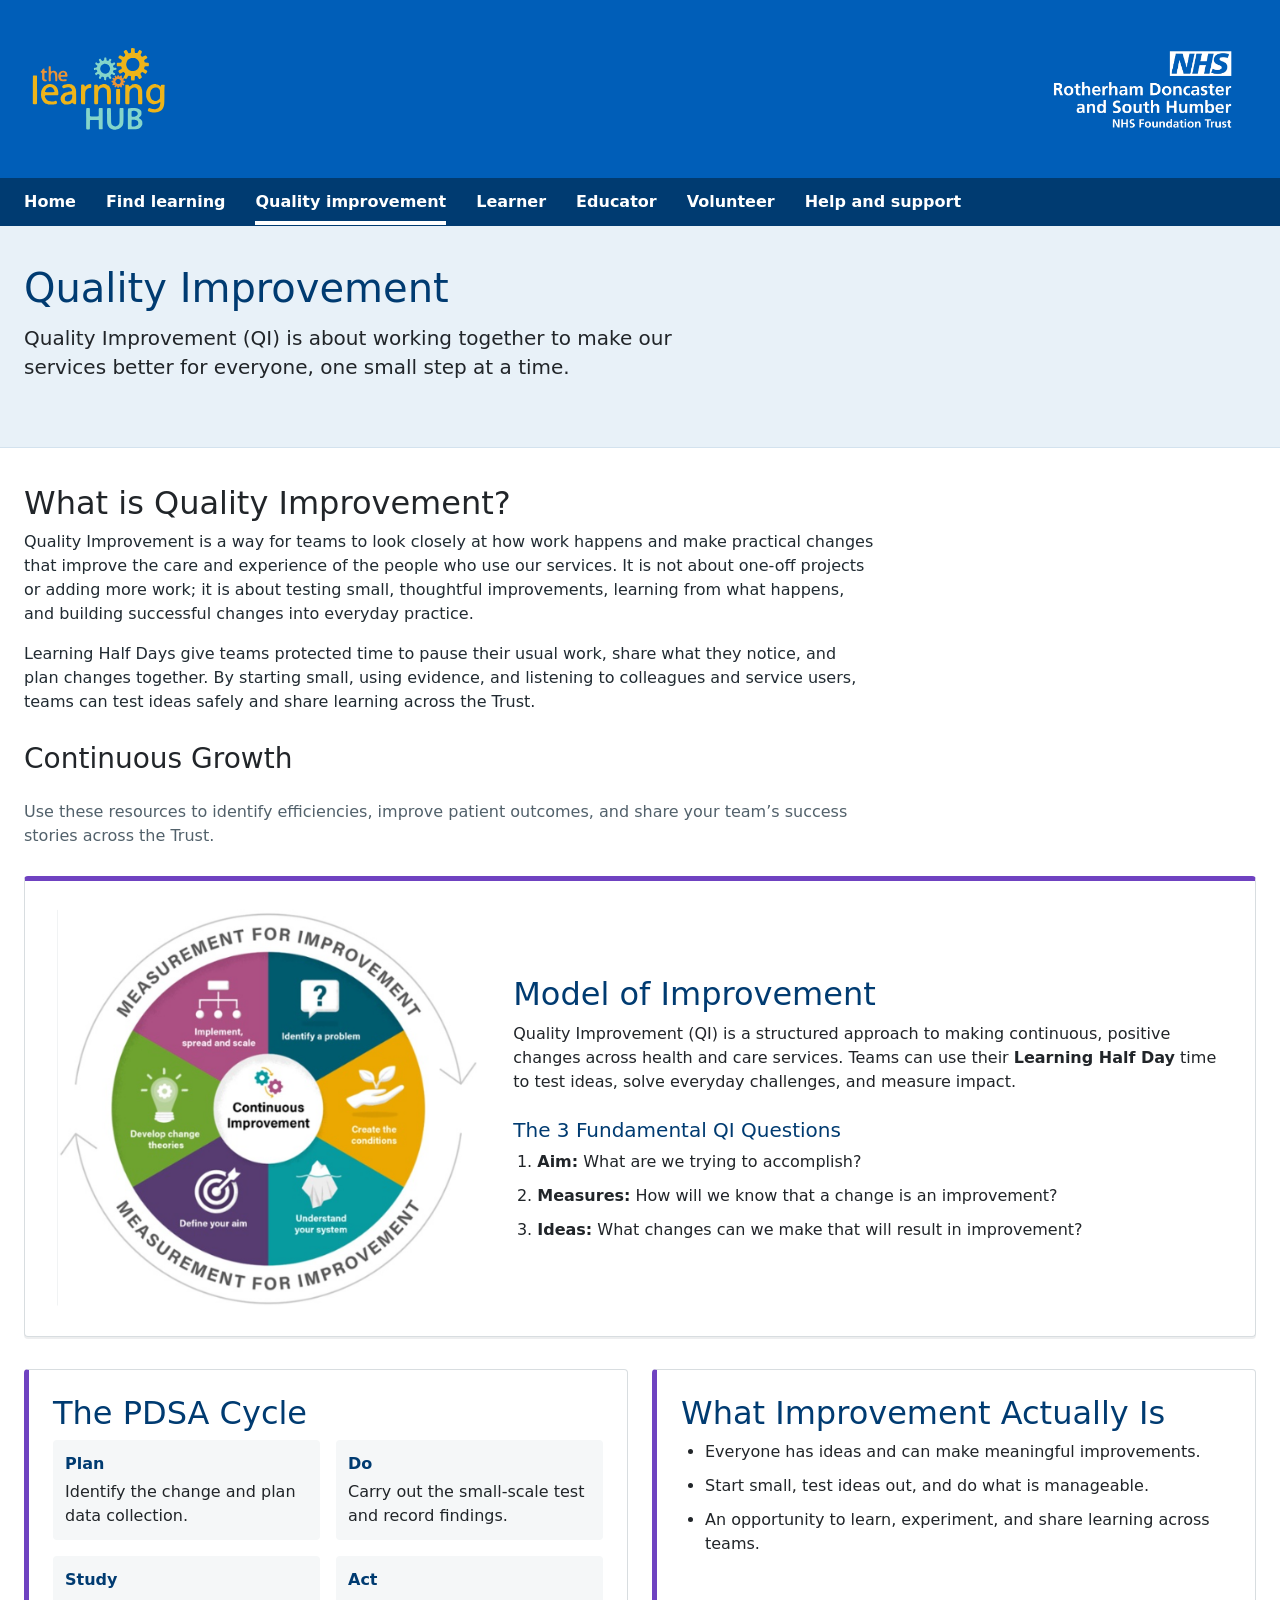
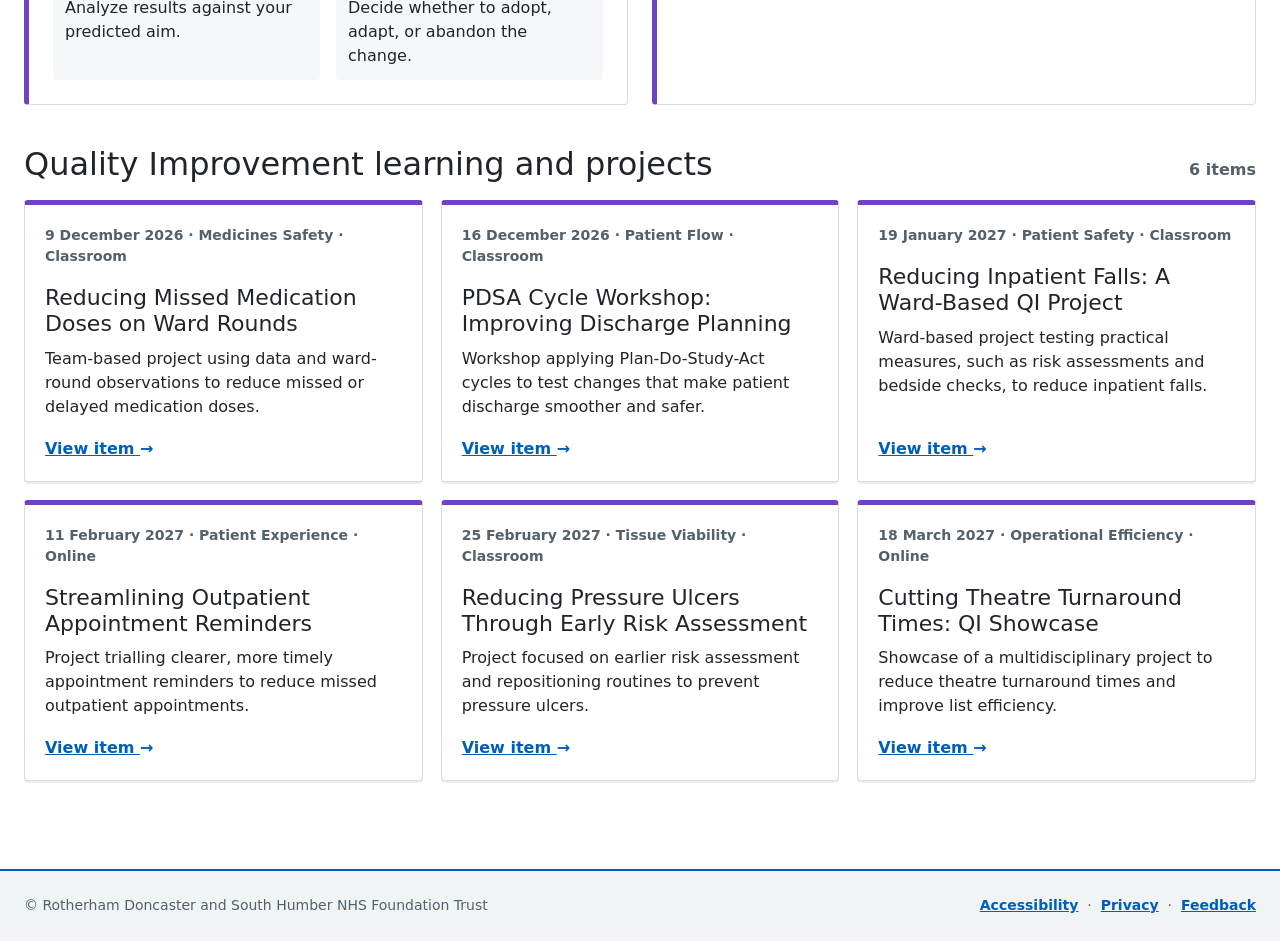
<file: quality-improvement.html>
<!DOCTYPE html>
<html lang="en">

<head>
  <meta charset="UTF-8">
  <title>Quality Improvement | RDaSH Learning Hub</title>
  <meta name="viewport" content="width=device-width, initial-scale=1">
  <meta name="description" content="Explore Quality Improvement learning and projects in the RDaSH Learning Hub.">
  <link rel="icon" type="image/png" href="favicon-16x16.png" sizes="16x16">
  <link rel="stylesheet" href="https://cdn.jsdelivr.net/npm/bootstrap@5.3.6/dist/css/bootstrap.min.css">
  <link rel="stylesheet" href="style/style.css">
</head>

<body>
  <div id="header-mount"></div>

  <div id="primary-nav-mount"></div>

  <section class="hero" aria-labelledby="page-title">
    <div class="new-page-container hero__inner">
      <h1 id="page-title">Quality Improvement</h1>
      <p class="hero__intro">
        Quality Improvement (QI) is about working together to make our services better for everyone,
        one small step at a time.
      </p>
    </div>
  </section>

  <main class="new-page-container content" id="main-content">
    <section class="qi-section qi-overview" aria-labelledby="qi-overview-title">
      <h2 id="qi-overview-title">What is Quality Improvement?</h2>
      <p>
        Quality Improvement is a way for teams to look closely at how work happens and make
        practical changes that improve the care and experience of the people who use our services.
        It is not about one-off projects or adding more work; it is about testing small, thoughtful
        improvements, learning from what happens, and building successful changes into everyday practice.
      </p>
      <p>
        Learning Half Days give teams protected time to pause their usual work, share what they notice,
        and plan changes together. By starting small, using evidence, and listening to colleagues and
        service users, teams can test ideas safely and share learning across the Trust.
      </p>
    </section>

    <section class="qi-section" aria-labelledby="qi-growth-title">
      <div class="section-heading">
        <h3 id="qi-growth-title">Continuous Growth</h3>
      </div>
      <p class="qi-intro">
        Use these resources to identify efficiencies, improve patient outcomes, and share
        your team’s success stories across the Trust.
      </p>
    </section>

    <section class="qi-model" aria-labelledby="qi-model-title">
      <div class="qi-model__image">
        <figure>
          <img
            src="Assets/QI_Measurement_Wheel.png"
            alt="Model of Improvement measurement wheel"
            width="499"
            height="474"
            loading="lazy"
          >
        </figure>
      </div>
      <div class="qi-model__content">
        <h2 id="qi-model-title">Model of Improvement</h2>
        <p>
          Quality Improvement (QI) is a structured approach to making continuous, positive
          changes across health and care services. Teams can use their
          <strong>Learning Half Day</strong> time to test ideas, solve everyday challenges,
          and measure impact.
        </p>

        <h3>The 3 Fundamental QI Questions</h3>
        <ol class="qi-questions">
          <li><strong>Aim:</strong> What are we trying to accomplish?</li>
          <li><strong>Measures:</strong> How will we know that a change is an improvement?</li>
          <li><strong>Ideas:</strong> What changes can we make that will result in improvement?</li>
        </ol>
      </div>
    </section>

    <div class="qi-support-grid">
      <section class="qi-card" aria-labelledby="pdsa-title">
        <h2 id="pdsa-title">The PDSA Cycle</h2>
        <dl class="qi-pdsa">
          <div>
            <dt>Plan</dt>
            <dd>Identify the change and plan data collection.</dd>
          </div>
          <div>
            <dt>Do</dt>
            <dd>Carry out the small-scale test and record findings.</dd>
          </div>
          <div>
            <dt>Study</dt>
            <dd>Analyze results against your predicted aim.</dd>
          </div>
          <div>
            <dt>Act</dt>
            <dd>Decide whether to adopt, adapt, or abandon the change.</dd>
          </div>
        </dl>
      </section>

      <section class="qi-card" aria-labelledby="improvement-title">
        <h2 id="improvement-title">What Improvement Actually Is</h2>
        <ul class="qi-improvement-list">
          <li>Everyone has ideas and can make meaningful improvements.</li>
          <li>Start small, test ideas out, and do what is manageable.</li>
          <li>An opportunity to learn, experiment, and share learning across teams.</li>
        </ul>
      </section>
    </div>

    <section aria-labelledby="qi-items-title">
      <div class="section-heading">
        <h2 id="qi-items-title">Quality Improvement learning and projects</h2>
        <p class="catalogue-count" id="quality-improvement-count" aria-live="polite"></p>
      </div>
      <div class="course-grid" id="quality-improvement-list" aria-live="polite">
        <p>Loading Quality Improvement items…</p>
      </div>
    </section>

  </main>

  <div id="footer-mount"></div>

  <script src="script/core/header.js"></script>
  <script src="script/core/navigation.js"></script>
  <script src="script/core/footer.js"></script>
  <script src="script/pages/quality-improvement.js"></script>
</body>

</html>
</file>
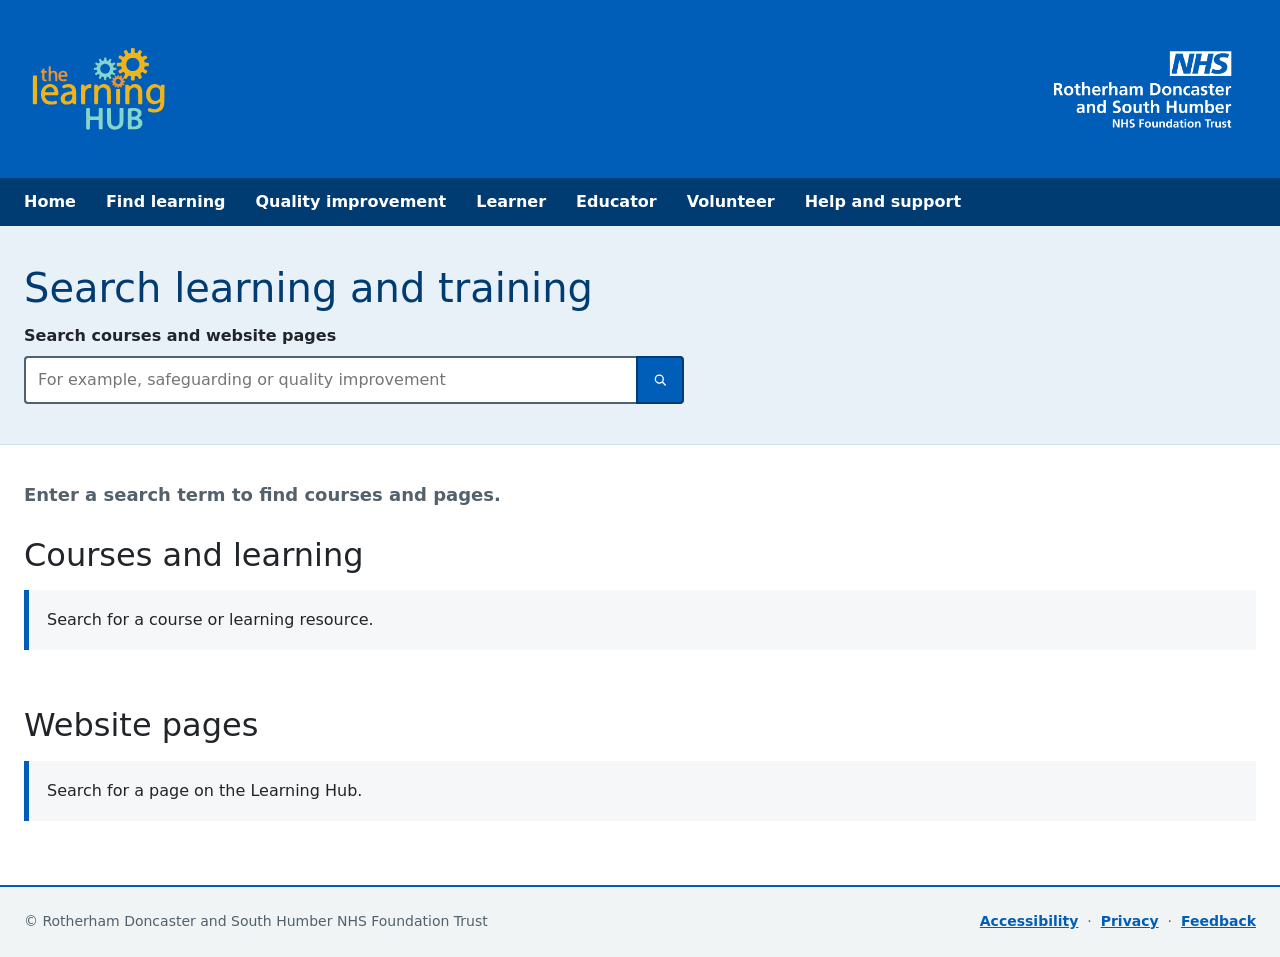
<file: search.html>
<!DOCTYPE html>
<html lang="en">

<head>
  <meta charset="UTF-8">
  <title>Search Results | RDaSH Learning Hub</title>
  <meta name="viewport" content="width=device-width, initial-scale=1">
  <meta name="description" content="Search courses, learning resources, and pages on the RDaSH Learning Hub.">
  <link rel="icon" type="image/png" href="favicon-16x16.png" sizes="16x16">
  <link rel="stylesheet" href="https://cdn.jsdelivr.net/npm/bootstrap@5.3.6/dist/css/bootstrap.min.css">
  <link rel="stylesheet" href="style/style.css">
</head>

<body>
  <div id="header-mount"></div>

  <div id="primary-nav-mount"></div>

  <section class="hero" aria-labelledby="page-title">
    <div class="new-page-container hero__inner">
      <h1 id="page-title">Search learning and training</h1>
      <form class="search-form" role="search" action="search.html" method="get">
        <div class="nhsuk-form-group nhsuk-search-input">
          <label class="nhsuk-label nhsuk-label--s" for="search-query">
            Search courses and website pages
          </label>
          <div class="nhsuk-input-wrapper nhsuk-search-input__wrapper">
            <input
              class="nhsuk-input nhsuk-input--width-10 nhsuk-search-input__input"
              id="search-query"
              name="q"
              type="search"
              autocomplete="off"
              required
              placeholder="For example, safeguarding or quality improvement"
            >
            <button
              class="nhsuk-button nhsuk-button--icon nhsuk-button--small nhsuk-search-input__button"
              type="submit"
              aria-label="Search"
            >
              <svg
                class="nhsuk-icon nhsuk-icon--search"
                xmlns="http://www.w3.org/2000/svg"
                viewBox="0 0 24 24"
                width="16"
                height="16"
                focusable="false"
                aria-hidden="true"
              >
                <path d="m20.7 18.9-4.1-4.1a7 7 0 1 0-1.4 1.4l4 4.1a1 1 0 0 0 1.5 0c.4-.4.4-1 0-1.4ZM6 10.6a5 5 0 1 1 10 0 5 5 0 0 1-10 0Z" />
              </svg>
            </button>
          </div>
        </div>
      </form>
    </div>
  </section>

  <main class="new-page-container content" id="main-content">
    <p class="search-results-summary" id="search-summary" role="status" aria-live="polite"></p>

    <section class="search-results-section" aria-labelledby="course-results-title">
      <div class="section-heading">
        <h2 id="course-results-title">Courses and learning</h2>
        <p class="catalogue-count" id="course-results-count" aria-live="polite"></p>
      </div>
      <div class="search-results-list" id="course-results" aria-live="polite"></div>
    </section>

    <section class="search-results-section" aria-labelledby="page-results-title">
      <div class="section-heading">
        <h2 id="page-results-title">Website pages</h2>
        <p class="catalogue-count" id="page-results-count" aria-live="polite"></p>
      </div>
      <div class="search-results-list" id="page-results" aria-live="polite"></div>
    </section>
  </main>

  <div id="footer-mount"></div>

  <script src="script/core/header.js"></script>
  <script src="script/core/navigation.js"></script>
  <script src="script/core/footer.js"></script>
  <script src="script/pages/search.js"></script>
</body>

</html>
</file>
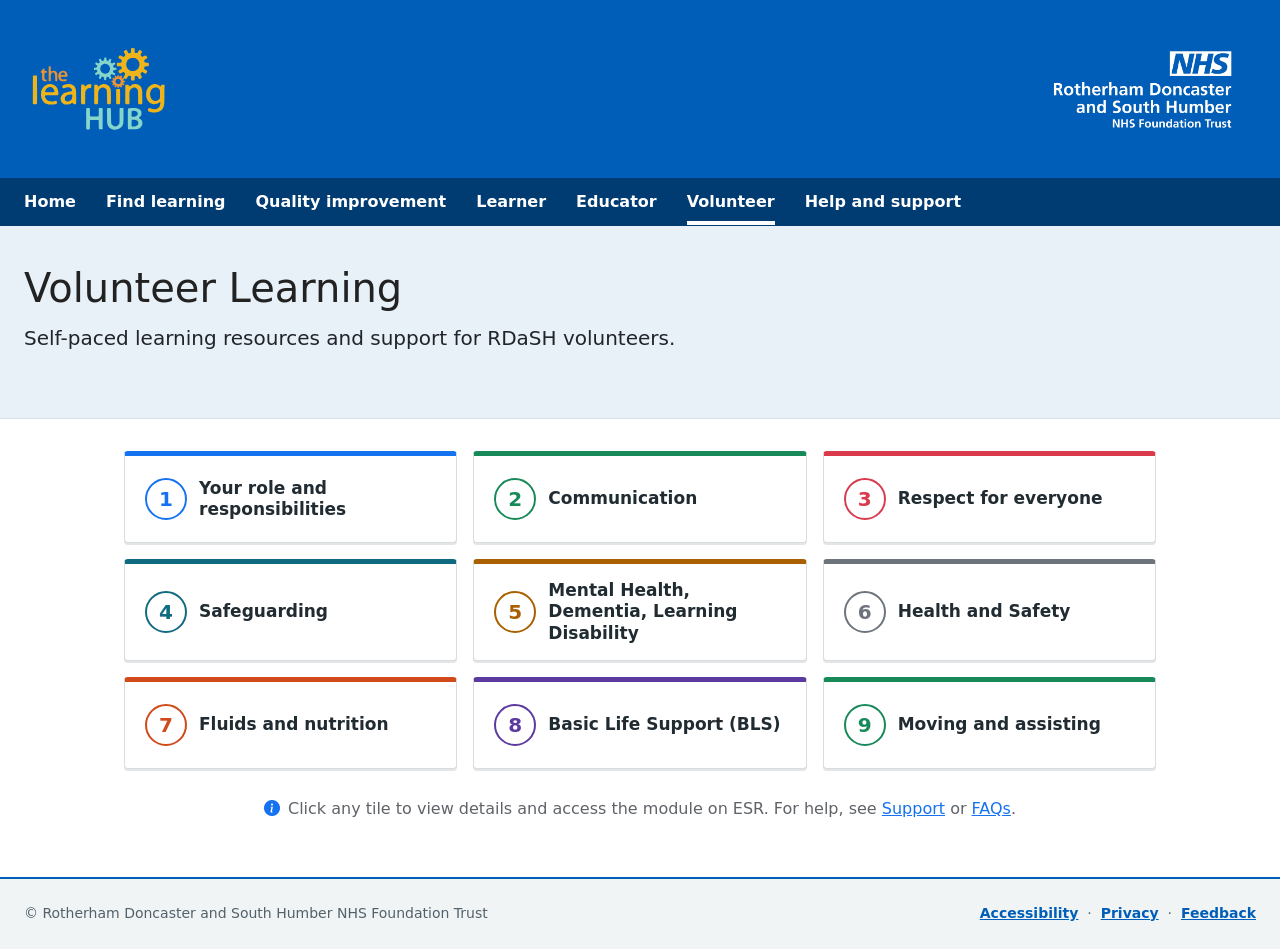
<file: volunteer.html>
<!DOCTYPE html>
<html lang="en">

<head>
  <meta charset="UTF-8">
  <title>Volunteer Learning Zone | RDaSH Learning Hub</title>
  <meta name="viewport" content="width=device-width, initial-scale=1">
  <meta
    name="description"
    content="Nine self-paced learning modules for volunteers on the RDaSH Learning Hub."
  >
  <link rel="icon" type="image/png" href="favicon-16x16.png" sizes="16x16">
  <link rel="stylesheet" href="https://cdn.jsdelivr.net/npm/bootstrap@5.3.6/dist/css/bootstrap.min.css">
  <link rel="stylesheet" href="https://cdn.jsdelivr.net/npm/bootstrap-icons@1.11.3/font/bootstrap-icons.min.css">
  <link rel="stylesheet" href="style/style.css">
</head>

<body>
  <div id="header-mount"></div>

  <div id="primary-nav-mount"></div>

  <section class="hero" aria-labelledby="page-title">
    <div class="new-page-container hero__inner">
      <h1 id="page-title">
        <span class="volunteer-title">Volunteer Learning</span>
      </h1>
      <p class="hero__intro">
        Self-paced learning resources and support for RDaSH volunteers.
      </p>
    </div>
  </section>

  <main class="new-page-container volunteer-page" id="main-content">
    <section aria-label="Volunteer learning modules">
      <div class="volunteer-module-grid">
        <a
          class="volunteer-module volunteer-module--blue"
          href="https://my.esr.nhs.uk/"
          target="_blank"
          rel="noopener noreferrer"
          aria-label="1. Your role and responsibilities - view module on ESR"
        >
          <span class="volunteer-module__number" aria-hidden="true">1</span>
          <span class="volunteer-module__label">Your role and responsibilities</span>
        </a>
        <a
          class="volunteer-module volunteer-module--green"
          href="https://my.esr.nhs.uk/"
          target="_blank"
          rel="noopener noreferrer"
          aria-label="2. Communication - view module on ESR"
        >
          <span class="volunteer-module__number" aria-hidden="true">2</span>
          <span class="volunteer-module__label">Communication</span>
        </a>
        <a
          class="volunteer-module volunteer-module--red"
          href="https://my.esr.nhs.uk/"
          target="_blank"
          rel="noopener noreferrer"
          aria-label="3. Respect for everyone - view module on ESR"
        >
          <span class="volunteer-module__number" aria-hidden="true">3</span>
          <span class="volunteer-module__label">Respect for everyone</span>
        </a>
        <a
          class="volunteer-module volunteer-module--teal"
          href="https://my.esr.nhs.uk/"
          target="_blank"
          rel="noopener noreferrer"
          aria-label="4. Safeguarding - view module on ESR"
        >
          <span class="volunteer-module__number" aria-hidden="true">4</span>
          <span class="volunteer-module__label">Safeguarding</span>
        </a>
        <a
          class="volunteer-module volunteer-module--ochre"
          href="https://my.esr.nhs.uk/"
          target="_blank"
          rel="noopener noreferrer"
          aria-label="5. Mental Health, Dementia, Learning Disability - view module on ESR"
        >
          <span class="volunteer-module__number" aria-hidden="true">5</span>
          <span class="volunteer-module__label">Mental Health, Dementia, Learning Disability</span>
        </a>
        <a
          class="volunteer-module volunteer-module--slate"
          href="https://my.esr.nhs.uk/"
          target="_blank"
          rel="noopener noreferrer"
          aria-label="6. Health and Safety - view module on ESR"
        >
          <span class="volunteer-module__number" aria-hidden="true">6</span>
          <span class="volunteer-module__label">Health and Safety</span>
        </a>
        <a
          class="volunteer-module volunteer-module--rust"
          href="https://my.esr.nhs.uk/"
          target="_blank"
          rel="noopener noreferrer"
          aria-label="7. Fluids and nutrition - view module on ESR"
        >
          <span class="volunteer-module__number" aria-hidden="true">7</span>
          <span class="volunteer-module__label">Fluids and nutrition</span>
        </a>
        <a
          class="volunteer-module volunteer-module--purple"
          href="https://my.esr.nhs.uk/"
          target="_blank"
          rel="noopener noreferrer"
          aria-label="8. Basic Life Support (BLS) - view module on ESR"
        >
          <span class="volunteer-module__number" aria-hidden="true">8</span>
          <span class="volunteer-module__label">Basic Life Support (BLS)</span>
        </a>
        <a
          class="volunteer-module volunteer-module--green"
          href="https://my.esr.nhs.uk/"
          target="_blank"
          rel="noopener noreferrer"
          aria-label="9. Moving and assisting - view module on ESR"
        >
          <span class="volunteer-module__number" aria-hidden="true">9</span>
          <span class="volunteer-module__label">Moving and assisting</span>
        </a>
      </div>
    </section>

    <footer class="volunteer-footer">
      <span class="volunteer-footer__icon bi bi-info-circle-fill" aria-hidden="true"></span>
      <p>
        Click any tile to view details and access the module on ESR. For help, see
        <a href="faqs.html#support">Support</a> or <a href="faqs.html">FAQs</a>.
      </p>
    </footer>
  </main>

  <div id="footer-mount"></div>

  <script src="script/core/header.js"></script>
  <script src="script/core/navigation.js"></script>
  <script src="script/core/footer.js"></script>
</body>

</html>
</file>
<file: style/style.css>
:root {
  --trust-blue: #005eb8;
  --deep-blue: #003b71;
  --pale-blue: #e8f1f8;
  --ink: #212b32;
  --muted: #52616b;
  --line: #d8dde0;
  --green: #007f3b;
  --soft-green: #e6f3ec;
}

html {
  scroll-behavior: smooth;
}

body {
  background: #fff;
}

a {
  color: var(--trust-blue);
}

a:hover {
  color: var(--deep-blue);
}

:focus-visible {
  outline: 4px solid #ffeb3b;
  outline-offset: 2px;
}

.new-page-container {
  max-width: 1320px;
  margin-inline: auto;
  padding-inline: 24px;
}

.trust-header {
  background: var(--trust-blue);
  color: #fff;
}

.trust-header__inner {
  min-height: 86px;
  display: flex;
  align-items: center;
  justify-content: space-between;
  gap: 24px;
  padding-top: 14px;
  padding-bottom: 14px;
}

.trust-brand {
  display: flex;
  align-items: center;
  gap: 14px;
  color: #fff;
  text-decoration: none;
}

.trust-brand:hover {
  color: #fff;
  text-decoration: underline;
}

.rdash-logo {
  height: 150px;
  width: auto;
  display: block;
  background: transparent;
  object-fit: contain;
}

.trust-header__logo {
  display: block;
  width: auto;
  height: 84px;
  object-fit: contain;
}

.trust-brand__name {
  font-size: 18px;
  font-weight: 700;
  line-height: 1.2;
}

.header-account {
  color: #fff;
  font-weight: 700;
  text-decoration: none;
  white-space: nowrap;
}

.header-account:hover {
  color: #fff;
  text-decoration: underline;
}

.primary-nav {
  background: var(--deep-blue);
}

.primary-nav__list {
  display: flex;
  gap: 30px;
  min-height: 48px;
  align-items: center;
  margin: 0;
  padding: 0;
  list-style: none;
}

.primary-nav a {
  color: #fff;
  text-decoration: none;
  font-size: 16px;
  font-weight: 700;
}

.primary-nav a:hover {
  text-decoration: underline;
}

.primary-nav a[aria-current="page"] {
  border-bottom: 4px solid #fff;
  padding: 13px 0 10px;
}

.hero {
  background: var(--pale-blue);
  border-bottom: 1px solid #d3e2ee;
}

.hero__inner {
  padding-top: 38px;
  padding-bottom: 40px;
}

.eyebrow {
  color: var(--deep-blue);
  font-size: 16px;
  font-weight: 700;
  margin-bottom: 8px;
}

.hero h1 {
  color: var(--deep-blue);
  margin-bottom: 12px;
}

.hero__intro {
  max-width: 660px;
  margin-bottom: 25px;
  font-size: 20px;
  line-height: 1.45;
}

.search-form {
  max-width: 660px;
}

.search-form .nhsuk-form-group {
  margin-bottom: 0;
}

.search-form .nhsuk-label {
  display: block;
  margin-bottom: 8px;
  font-size: 16px;
  font-weight: 700;
}

.search-form .nhsuk-search-input__wrapper {
  display: flex;
  align-items: stretch;
}

.search-form .nhsuk-search-input__wrapper:focus-within {
  outline: 4px solid #ffeb3b;
  outline-offset: 0;
}

.search-form .nhsuk-search-input__wrapper :focus-visible {
  outline: none;
}

.search-form .nhsuk-search-input__input {
  flex: 1;
  min-width: 0;
  min-height: 44px;
  padding: 10px 12px;
  border: 2px solid #4c6272;
  border-right: 0;
  border-radius: 4px 0 0 4px;
  background: #fff;
  font: inherit;
}

.search-form .nhsuk-search-input__button {
  display: inline-flex;
  align-items: center;
  justify-content: center;
  width: 48px;
  min-width: 48px;
  min-height: 44px;
  margin: 0;
  padding: 10px;
  border: 2px solid var(--deep-blue);
  border-radius: 0 4px 4px 0;
  background: var(--trust-blue);
  color: #fff;
  cursor: pointer;
}

.search-form .nhsuk-search-input__button:hover {
  background: var(--deep-blue);
  border-color: var(--deep-blue);
}

.search-form .nhsuk-search-input__button:active {
  background: #002f5c;
  border-color: #002f5c;
}

.search-form .nhsuk-search-input__button:focus-visible {
  position: relative;
  z-index: 1;
  outline: none;
}

.search-form .nhsuk-icon--search {
  display: block;
  fill: currentColor;
}

.content {
  padding-top: 36px;
  padding-bottom: 48px;
}

.catalogue-layout {
  display: grid;
  grid-template-columns: minmax(240px, 0.9fr) minmax(0, 2fr);
  gap: 24px;
  align-items: start;
}

.catalogue-filters {
  align-self: start;
}

.catalogue-filters h2 {
  font-size: 24px;
  margin-bottom: 20px;
}

.catalogue-field {
  margin-bottom: 18px;
}

.catalogue-field label,
.catalogue-topics legend {
  display: block;
  margin-bottom: 8px;
  font-weight: 700;
}

.catalogue-input {
  display: block;
  width: 100%;
  min-height: 44px;
  padding: 8px 10px;
  border: 2px solid #4c6272;
  border-radius: 4px;
  background: #fff;
  color: var(--ink);
  font: inherit;
}

.catalogue-topics {
  margin: 0 0 20px;
  padding: 0;
  border: 0;
}

.catalogue-topics legend {
  padding: 0;
}

.catalogue-topic-options {
  display: grid;
  gap: 10px;
  max-height: 320px;
  overflow-y: auto;
}

.catalogue-topic-option {
  display: flex;
  align-items: flex-start;
  gap: 10px;
}

.catalogue-topic-option input {
  flex: 0 0 auto;
  width: 18px;
  height: 18px;
  margin: 3px 0 0;
  accent-color: var(--trust-blue);
}

.catalogue-reset {
  padding: 8px 12px;
  border: 2px solid var(--trust-blue);
  border-radius: 4px;
  background: #fff;
  color: var(--trust-blue);
  font: inherit;
  font-weight: 700;
  cursor: pointer;
}

.catalogue-reset:hover {
  background: var(--pale-blue);
}

.catalogue-results .section-heading {
  align-items: baseline;
}

.catalogue-count {
  margin: 0;
  color: var(--muted);
  font-weight: 700;
}

.catalogue-course {
  min-height: 0;
  margin-bottom: 16px;
}

.catalogue-course h3 {
  margin-bottom: 12px;
}

.catalogue-course .course-card__link {
  align-self: flex-start;
}

.catalogue-empty,
.catalogue-error {
  padding: 18px;
  border-left: 5px solid var(--trust-blue);
  background: #f5f7f8;
}

.search-results-summary {
  margin-bottom: 28px;
  color: var(--muted);
  font-size: 18px;
  font-weight: 700;
}

.search-results-section + .search-results-section {
  margin-top: 40px;
}

.search-results-list {
  display: grid;
  gap: 16px;
}

.search-result {
  padding: 18px 20px;
  border: 1px solid var(--line);
  border-left: 5px solid var(--trust-blue);
  border-radius: 4px;
  background: #fff;
}

.search-result--page {
  border-left-color: var(--deep-blue);
}

.search-result--course.course-card--video {
  border-left-color: #c68a12;
}

.search-result--course.course-card--course {
  border-left-color: #05a2c0;
}

.search-result--course.course-card--quality-improvement {
  border-left-color: #6f42c1;
}

.search-result__type {
  display: inline-block;
  margin-bottom: 8px;
  padding: 4px 8px;
  border-radius: 3px;
  background: var(--pale-blue);
  color: var(--deep-blue);
  font-size: 14px;
  font-weight: 700;
}

.search-result__title {
  margin-bottom: 8px;
  font-size: 22px;
}

.search-result__title a {
  color: var(--deep-blue);
}

.search-result__description {
  margin: 0;
  color: var(--muted);
}

.course-calendar {
  padding: 18px;
  border: 1px solid var(--line);
  border-radius: 4px;
  background: #fff;
}

.course-calendar .fc .fc-toolbar {
  flex-wrap: wrap;
  gap: 12px;
}

.course-calendar .fc .fc-button-primary {
  border-color: var(--trust-blue);
  background: var(--trust-blue);
}

.course-calendar .fc .fc-button-primary:hover {
  border-color: var(--deep-blue);
  background: var(--deep-blue);
}

.course-calendar .fc .fc-button-primary:disabled {
  border-color: var(--trust-blue);
  background: var(--trust-blue);
  opacity: .65;
}

.course-calendar .fc .fc-col-header-cell-cushion,
.course-calendar .fc .fc-daygrid-day-number {
  color: var(--deep-blue);
  text-decoration: none;
}

.course-calendar .fc .fc-daygrid-event {
  border-color: var(--trust-blue);
  background: var(--trust-blue);
  cursor: pointer;
}

.calendar-message {
  margin-bottom: 16px;
}

.calendar-list-link {
  margin: 18px 0 0;
}

.welcome-row {
  display: flex;
  align-items: flex-start;
  justify-content: space-between;
  gap: 24px;
  margin-bottom: 28px;
}

.welcome-row h2 {
  margin-bottom: 6px;
}

.welcome-row p {
  margin-bottom: 0;
  color: var(--muted);
}

.status-pill {
  display: inline-flex;
  align-items: center;
  gap: 7px;
  color: #005a30;
  background: var(--soft-green);
  border-radius: 20px;
  padding: 7px 12px;
  font-size: 14px;
  font-weight: 700;
  white-space: nowrap;
}

.status-dot {
  width: 8px;
  height: 8px;
  border-radius: 50%;
  background: var(--green);
}

.section-heading {
  display: flex;
  align-items: baseline;
  justify-content: space-between;
  gap: 16px;
  margin-bottom: 16px;
}

.section-heading h2 {
  margin-bottom: 0;
}

.quick-access-section {
  margin-top: 32px;
}

.text-link {
  font-weight: 700;
}

.tile-card {
  --tile-accent: var(--trust-blue);
  color: var(--ink);
  text-decoration: none;
  transition: transform .15s ease, box-shadow .15s ease;
}

.tile-card:hover {
  color: var(--ink);
  transform: translateY(-2px);
}

.tile-card h3 {
  color: var(--deep-blue);
}

.tile-card__icon {
  display: block;
  margin-bottom: 12px;
  color: var(--tile-accent);
  font-size: 32px;
}

.tile-card .course-card__link {
  color: var(--trust-blue);
}

.course-card.tile-card {
  border-top-color: var(--tile-accent);
}

.tile-card--primary {
  --tile-accent: #0d6efd;
}

.tile-card--success {
  --tile-accent: #198754;
}

.tile-card--teal {
  --tile-accent: #006666;
}

.tile-card--info {
  --tile-accent: #0dcaf0;
}

.tile-card--gold {
  --tile-accent: #c68a12;
}

.tile-card--orange {
  --tile-accent: #d35400;
}

.tile-card--purple {
  --tile-accent: #6f42c1;
}

.tile-card--danger {
  --tile-accent: #dc3545;
}

.tile-card--secondary {
  --tile-accent: #6c757d;
}

.course-grid {
  display: grid;
  grid-template-columns: repeat(3, minmax(0, 1fr));
  gap: 18px;
  margin-bottom: 40px;
}

.course-grid--two {
  grid-template-columns: repeat(2, minmax(0, 1fr));
}

.course-grid--two .course-card {
  min-height: 200px;
}

.quick-access-grid .course-card {
  min-height: 220px;
}

.home-primary .course-grid {
  column-gap: 32px;
}

.course-card {
  display: flex;
  flex-direction: column;
  min-height: 246px;
  background: #fff;
  border: 1px solid var(--line);
  border-top: 5px solid var(--trust-blue);
  border-radius: 4px;
  padding: 20px;
  box-shadow: 0 2px 0 rgba(33, 43, 50, .08);
}

.course-card--green {
  border-top-color: var(--green);
}

.course-card--video {
  border-top-color: #c68a12;
}

.course-card--course {
  border-top-color: #05a2c0;
}

.course-card--quality-improvement {
  border-top-color: #6f42c1;
}

.course-card--purple {
  border-top-color: #6f2c91;
}

.course-card__meta {
  color: var(--muted);
  font-size: 14px;
  font-weight: 700;
  margin-bottom: 8px;
}

.course-card h3 {
  margin-bottom: 9px;
  font-size: 22px;
}

.course-card p {
  margin-bottom: 18px;
}

.course-card__link {
  margin-top: auto;
  font-weight: 700;
}

.course-card__link.nhsuk-button {
  align-self: flex-start;
  padding: 10px 16px;
  border: 0;
  border-radius: 4px;
  background: var(--trust-blue);
  box-shadow: 0 4px 0 var(--deep-blue);
  color: #fff;
  text-decoration: none;
}

.course-card__link.nhsuk-button:hover {
  background: var(--deep-blue);
  color: #fff;
  text-decoration: underline;
}

.course-card__link.nhsuk-button:active {
  background: #002f5c;
  box-shadow: 0 2px 0 #002f5c;
  transform: translateY(2px);
}

.course-card__link.nhsuk-button--green {
  background: #007f3b;
  box-shadow: 0 4px 0 #00401e;
}

.course-card__link.nhsuk-button--green:hover {
  background: #005a30;
}

.course-card__link.nhsuk-button--green:active {
  background: #00401e;
  box-shadow: 0 2px 0 #002d16;
}

.course-card__link span {
  display: inline-block;
  transition: transform .15s ease;
}

.course-card__link:hover span {
  transform: translateX(3px);
}

.educator-section {
  margin-bottom: 40px;
}

.learner-callout,
.learner-note,
.learner-help {
  padding: 18px 20px;
  border-left: 5px solid var(--trust-blue);
  background: #f5f7f8;
}

.learner-callout {
  margin-bottom: 30px;
  background: var(--pale-blue);
}

.learner-guides-title {
  margin-bottom: 16px;
  color: var(--deep-blue);
  font-size: 24px;
}

.learner-accordion {
  margin-bottom: 40px;
  overflow: hidden;
  border: 1px solid var(--line);
  border-radius: 4px;
}

.learner-accordion .accordion-button {
  color: var(--deep-blue);
  font-size: 19px;
  font-weight: 700;
}

.learner-accordion .accordion-button:not(.collapsed) {
  background: var(--pale-blue);
  color: var(--deep-blue);
  box-shadow: none;
}

.learner-accordion .accordion-button:focus {
  border-color: var(--trust-blue);
  box-shadow: 0 0 0 3px rgba(0, 94, 184, .2);
}

.learner-callout h2,
.learner-note h4,
.learner-help h2 {
  color: var(--deep-blue);
  font-size: 20px;
  font-weight: 700;
}

.learner-callout p,
.learner-note p,
.learner-help p {
  margin-bottom: 0;
}

.learner-steps {
  display: grid;
  grid-template-columns: repeat(2, minmax(0, 1fr));
  gap: 16px;
  margin: 20px 0;
  padding: 0;
  list-style: none;
  counter-reset: learner-step;
}

.learner-steps > li {
  position: relative;
  min-width: 0;
  padding: 18px 18px 18px 68px;
  border: 1px solid var(--line);
  border-radius: 4px;
  counter-increment: learner-step;
}

.learner-steps > li::before {
  position: absolute;
  top: 16px;
  left: 16px;
  display: inline-flex;
  width: 36px;
  height: 36px;
  align-items: center;
  justify-content: center;
  border-radius: 50%;
  background: var(--trust-blue);
  color: #fff;
  content: counter(learner-step);
  font-weight: 700;
}

.learner-steps h4 {
  margin-bottom: 8px;
  color: var(--deep-blue);
  font-size: 18px;
}

.learner-steps p,
.learner-steps ul {
  margin-bottom: 0;
}

.learner-steps ul {
  padding-left: 20px;
}

.learner-note {
  margin-top: 20px;
}

.learner-note h4 {
  margin-bottom: 8px;
}

.learner-help {
  margin-top: 40px;
}

.learner-help h2 {
  margin-bottom: 8px;
}

.educator-intro {
  max-width: 850px;
  color: var(--muted);
}

.qi-section {
  margin-bottom: 28px;
}

.qi-overview {
  max-width: 850px;
}

.qi-overview p {
  color: var(--ink);
}

.qi-intro {
  max-width: 850px;
  margin-bottom: 0;
  color: var(--muted);
}

.qi-model {
  display: grid;
  grid-template-columns: minmax(220px, 0.75fr) minmax(0, 1.25fr);
  align-items: center;
  gap: 32px;
  margin-bottom: 32px;
  padding: 28px;
  border: 1px solid var(--line);
  border-top: 5px solid #6f42c1;
  border-radius: 4px;
  background: #fff;
  box-shadow: 0 2px 0 rgba(33, 43, 50, .08);
}

.qi-model__image figure {
  margin: 0;
}

.qi-model__image img {
  display: block;
  width: min(100%, 420px);
  height: auto;
  margin-inline: auto;
}

.qi-model__content h2,
.qi-card h2 {
  color: var(--deep-blue);
}

.qi-model__content h3 {
  margin-top: 24px;
  color: var(--deep-blue);
  font-size: 20px;
}

.qi-questions,
.qi-improvement-list {
  margin-bottom: 0;
  padding-left: 24px;
}

.qi-questions li + li,
.qi-improvement-list li + li {
  margin-top: 10px;
}

.qi-support-grid {
  display: grid;
  grid-template-columns: repeat(2, minmax(0, 1fr));
  gap: 24px;
  margin-bottom: 40px;
}

.qi-card {
  height: 100%;
  padding: 24px;
  border: 1px solid var(--line);
  border-left: 5px solid #6f42c1;
  border-radius: 4px;
  background: #fff;
}

.qi-pdsa {
  display: grid;
  grid-template-columns: repeat(2, minmax(0, 1fr));
  gap: 16px;
  margin: 0;
}

.qi-pdsa div {
  min-width: 0;
  padding: 12px;
  border-radius: 4px;
  background: #f5f7f8;
}

.qi-pdsa dt {
  color: var(--deep-blue);
}

.qi-pdsa dd {
  margin: 4px 0 0;
}

.volunteer-page {
  max-width: 1080px;
  padding-top: 32px;
  padding-bottom: 56px;
}

.hero .volunteer-title {
  color: #222;
}

.volunteer-module-grid {
  display: grid;
  grid-template-columns: repeat(3, 1fr);
  gap: 16px;
}

.volunteer-module {
  min-height: 92px;
  display: flex;
  align-items: center;
  gap: 12px;
  padding: 16px 20px;
  border: 1px solid var(--line);
  border-top: 5px solid var(--trust-blue);
  border-radius: 4px;
  background: #fff;
  color: var(--ink);
  text-decoration: none;
  box-shadow: 0 2px 0 rgba(33, 43, 50, .12);
  transition: transform .15s ease, box-shadow .15s ease;
}

.volunteer-module:hover {
  color: var(--ink);
  transform: translateY(-2px);
  box-shadow: 0 5px 12px rgba(33, 43, 50, .18);
}

.volunteer-module:focus-visible {
  outline: 4px solid #ffeb3b;
  outline-offset: 3px;
}

.volunteer-module__number {
  flex: 0 0 42px;
  display: inline-flex;
  width: 42px;
  height: 42px;
  align-items: center;
  justify-content: center;
  border-radius: 50%;
  background: #fff;
  border: 2px solid currentColor;
  font-size: 20px;
  font-weight: 700;
}

.volunteer-module__label {
  font-size: 17px;
  font-weight: 700;
  line-height: 1.25;
}

.volunteer-module--blue {
  border-top-color: #1572f0;
}

.volunteer-module--blue .volunteer-module__number {
  color: #1572f0;
}

.volunteer-module--green {
  border-top-color: #188a5a;
}

.volunteer-module--green .volunteer-module__number {
  color: #188a5a;
}

.volunteer-module--red {
  border-top-color: #d93a4c;
}

.volunteer-module--red .volunteer-module__number {
  color: #d93a4c;
}

.volunteer-module--teal {
  border-top-color: #116b80;
}

.volunteer-module--teal .volunteer-module__number {
  color: #116b80;
}

.volunteer-module--ochre {
  border-top-color: #a86000;
}

.volunteer-module--ochre .volunteer-module__number {
  color: #a86000;
}

.volunteer-module--slate {
  border-top-color: #6e747c;
}

.volunteer-module--slate .volunteer-module__number {
  color: #6e747c;
}

.volunteer-module--rust {
  border-top-color: #d04a1c;
}

.volunteer-module--rust .volunteer-module__number {
  color: #d04a1c;
}

.volunteer-module--purple {
  border-top-color: #5d3aa0;
}

.volunteer-module--purple .volunteer-module__number {
  color: #5d3aa0;
}

.volunteer-footer {
  display: flex;
  align-items: center;
  justify-content: center;
  gap: 8px;
  margin-top: 28px;
  color: #5f6368;
  text-align: center;
}

.volunteer-footer p {
  margin: 0;
}

.volunteer-footer__icon,
.volunteer-footer a {
  color: #1572f0;
}

.educator-step__heading {
  display: flex;
  align-items: center;
  gap: 14px;
  margin-bottom: 14px;
}

.educator-step__heading h3 {
  margin: 0;
}

.educator-step__number {
  flex: 0 0 40px;
  display: inline-flex;
  align-items: center;
  justify-content: center;
  width: 40px;
  height: 40px;
  border-radius: 50%;
  background: var(--trust-blue);
  color: #fff;
  font-size: 20px;
  font-weight: 700;
}

.educator-accordion {
  border: 1px solid var(--line);
  border-radius: 4px;
  overflow: hidden;
}

.educator-accordion .accordion-button {
  color: var(--deep-blue);
  font-weight: 700;
}

.educator-accordion .accordion-button:not(.collapsed) {
  background: var(--pale-blue);
  color: var(--deep-blue);
  box-shadow: none;
}

.educator-accordion .accordion-button:focus {
  border-color: var(--trust-blue);
  box-shadow: 0 0 0 3px rgba(0, 94, 184, .2);
}

.educator-help,
.educator-template-note {
  margin-top: 18px;
  padding: 16px 18px;
  border-left: 5px solid var(--trust-blue);
  background: #f5f7f8;
}

.educator-help {
  margin-bottom: 0;
}

.educator-representatives {
  display: grid;
  grid-template-columns: repeat(2, minmax(0, 1fr));
  gap: 14px 24px;
  margin: 20px 0 0;
  padding: 0;
  list-style: none;
}

.educator-representatives-card {
  border-left: 5px solid var(--trust-blue);
}

.educator-representatives-card > p {
  max-width: 850px;
}

.educator-representatives li {
  display: flex;
  flex-direction: column;
  gap: 4px;
}

.educator-submission {
  margin-bottom: 40px;
}

.educator-guidance-list {
  margin-bottom: 0;
  padding-left: 22px;
}

.educator-guidance-list li + li {
  margin-top: 10px;
}

.educator-template-note {
  display: flex;
  align-items: center;
  gap: 16px;
  margin: 20px 0;
  background: var(--pale-blue);
}

.educator-template-note > span {
  flex: 0 0 auto;
  color: var(--trust-blue);
  font-size: 32px;
}

.educator-template-note p {
  margin: 0;
}

.educator-legend {
  display: flex;
  flex-wrap: wrap;
  gap: 10px 24px;
  margin: 0 0 16px;
  padding: 0;
  list-style: none;
}

.educator-legend li {
  display: inline-flex;
  align-items: center;
  gap: 8px;
}

.educator-swatch {
  display: inline-block;
  width: 18px;
  height: 18px;
  border: 1px solid var(--line);
  border-radius: 3px;
}

.educator-swatch--standard {
  background: #fff;
}

.educator-swatch--blue,
.educator-table .educator-col-blue {
  background: #e8f1f8;
}

.educator-swatch--peach,
.educator-table .educator-col-peach {
  background: #f8e3d8;
}

.educator-table-wrap {
  border: 1px solid var(--line);
  border-radius: 4px;
}

.educator-table {
  min-width: 1500px;
  font-size: 14px;
}

.educator-table thead th {
  background: var(--deep-blue);
  color: #fff;
  vertical-align: bottom;
}

.educator-table .educator-row-blank > * {
  color: var(--muted);
  text-align: center;
}

.educator-quote {
  margin: 0;
  padding: 18px;
  border-left: 5px solid var(--trust-blue);
  background: #f5f7f8;
  color: var(--muted);
  font-style: italic;
  text-align: center;
}

.lhd-dialog {
  width: min(560px, calc(100% - 32px));
  max-height: 80vh;
  margin: auto;
  padding: 0;
  border: 1px solid var(--line);
  border-radius: 4px;
  background: #fff;
  color: var(--ink);
  box-shadow: 0 8px 32px rgba(33, 43, 50, 0.25);
}

.lhd-dialog::backdrop {
  background: rgba(33, 43, 50, 0.55);
}

.lhd-dialog__header {
  display: flex;
  align-items: center;
  justify-content: space-between;
  gap: 16px;
  padding: 18px 24px;
  background: var(--trust-blue);
  color: #fff;
}

.lhd-dialog__header h2 {
  margin: 0;
  color: #fff;
  font-size: 24px;
}

.lhd-dialog__close {
  flex: 0 0 auto;
  display: inline-flex;
  align-items: center;
  justify-content: center;
  width: 44px;
  height: 44px;
  padding: 0;
  border: 0;
  background: transparent;
  color: #fff;
  font-size: 32px;
  line-height: 1;
  cursor: pointer;
}

.lhd-dialog__close:hover {
  background: var(--deep-blue);
}

.lhd-dialog__body {
  padding: 12px 24px 24px;
}

.lhd-date-list {
  margin: 0;
  padding: 0;
  list-style: none;
}

.lhd-date-list li {
  display: flex;
  align-items: center;
  justify-content: space-between;
  gap: 16px;
  margin-top: 10px;
  padding: 14px 16px;
  border: 1px solid var(--line);
  border-left: 4px solid var(--trust-blue);
  border-radius: 4px;
  background: #f5f7f8;
}

.lhd-date-list li strong {
  color: var(--deep-blue);
}

.lhd-date-list li span {
  color: var(--muted);
}

.home-layout {
  display: grid;
  grid-template-columns: minmax(0, 1fr) minmax(280px, 320px);
  gap: 48px;
  align-items: stretch;
}

.home-primary {
  min-width: 0;
}

.panel {
  background: #fff;
  border: 1px solid var(--line);
  border-radius: 4px;
  padding: 22px;
}

.panel h2 {
  font-size: 24px;
  margin-bottom: 16px;
}

.learning-list {
  list-style: none;
  margin: 0;
  padding: 0;
}

.learning-list li + li {
  border-top: 1px solid var(--line);
}

.learning-item {
  display: flex;
  align-items: center;
  justify-content: space-between;
  gap: 16px;
  padding: 15px 0;
}

.learning-item:first-child {
  padding-top: 0;
}

.learning-item:last-child {
  padding-bottom: 0;
}

.learning-item__title {
  display: block;
  font-weight: 700;
  margin-bottom: 3px;
}

.learning-item__detail {
  color: var(--muted);
  font-size: 14px;
}

.deadline {
  background: #fff;
  border-left: 5px solid #E60C96;
}

.deadline .learning-item {
  padding: 18px 0;
}

.deadline p:last-child {
  margin-bottom: 0;
}

#upcomingList {
  margin-bottom: 16px;
}

.help-strip {
  margin-top: 28px;
  padding: 18px 20px;
  background: #f5f7f8;
  display: flex;
  align-items: center;
  justify-content: space-between;
  gap: 20px;
}

.help-strip p {
  margin: 0;
}

.help-strip strong {
  display: block;
  margin-bottom: 2px;
}

.footer {
  background: #f0f4f5;
  border-top: 2.5px solid #005eb8;
}

.footer__inner {
  padding-top: 24px;
  padding-bottom: 25px;
  display: flex;
  justify-content: space-between;
  gap: 20px;
  color: var(--muted);
  font-size: 14px;
}

.footer p {
  margin: 0;
}

.footer a {
  font-weight: 700;
}

@media (max-width: 760px) {
  .volunteer-page {
    padding-top: 32px;
    padding-bottom: 40px;
  }

  .volunteer-module-grid {
    grid-template-columns: 1fr;
  }

  .volunteer-footer {
    align-items: flex-start;
  }

  .trust-header__inner {
    min-height: 74px;
  }

  .trust-brand__name {
    font-size: 16px;
  }

  .rdash-logo {
    height: 48px;
  }

  .trust-header__logo {
    height: 64px;
  }

  .header-account {
    font-size: 14px;
  }

  .primary-nav__list {
    gap: 22px;
    overflow-x: auto;
    white-space: nowrap;
  }

  .hero__inner {
    padding-top: 28px;
    padding-bottom: 30px;
  }

  .hero__intro {
    font-size: 18px;
  }

  .course-grid {
    grid-template-columns: 1fr;
    gap: 14px;
  }

  .home-primary .course-grid {
    column-gap: 14px;
  }

  .course-card {
    min-height: 0;
  }

  .course-grid--two .course-card {
    min-height: 0;
  }

  .quick-access-grid .course-card {
    min-height: 0;
  }

  .home-layout {
    grid-template-columns: 1fr;
  }

  .catalogue-layout {
    grid-template-columns: 1fr;
  }

  .catalogue-topic-options {
    max-height: 240px;
  }

  .educator-representatives {
    grid-template-columns: 1fr;
  }

  .qi-model {
    grid-template-columns: 1fr;
  }

  .qi-support-grid {
    grid-template-columns: 1fr;
  }

  .qi-pdsa {
    grid-template-columns: 1fr;
  }

  .learner-steps {
    grid-template-columns: 1fr;
  }

  .welcome-row {
    display: block;
  }

  .status-pill {
    margin-top: 14px;
  }

  .footer__inner {
    display: block;
  }

  .footer__inner p + p {
    margin-top: 8px;
  }
}

@media (max-width: 420px) {
  .new-page-container {
    padding-inline: 16px;
  }

  .trust-header__inner {
    align-items: flex-start;
    flex-direction: column;
    gap: 10px;
    padding-top: 12px;
    padding-bottom: 12px;
  }

  .trust-header__logo {
    align-self: flex-end;
  }

  .section-heading {
    align-items: flex-start;
    flex-direction: column;
  }

  .help-strip {
    align-items: flex-start;
    flex-direction: column;
  }

  .lhd-dialog__header {
    padding: 14px 16px;
  }

  .lhd-dialog__body {
    padding: 8px 16px 16px;
  }

  .lhd-date-list li {
    align-items: flex-start;
    flex-direction: column;
    gap: 4px;
  }
}
</file>
